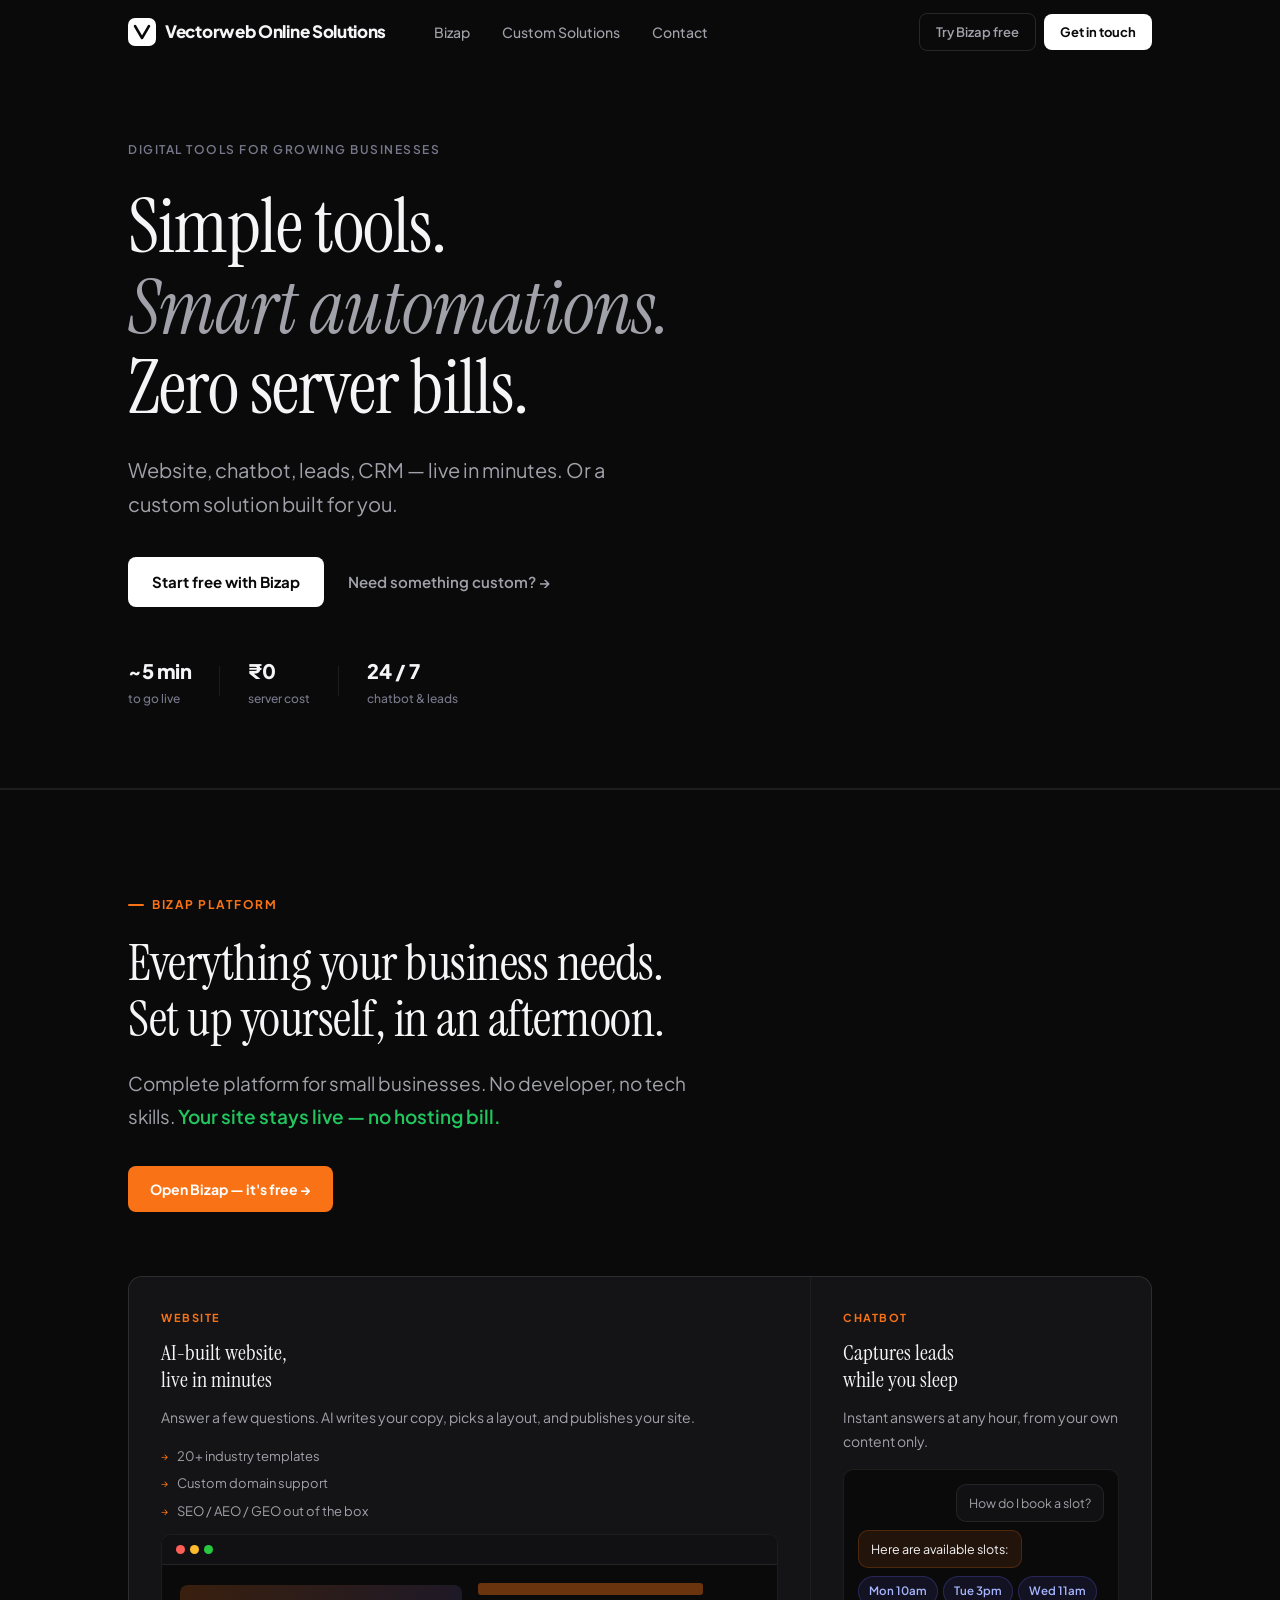
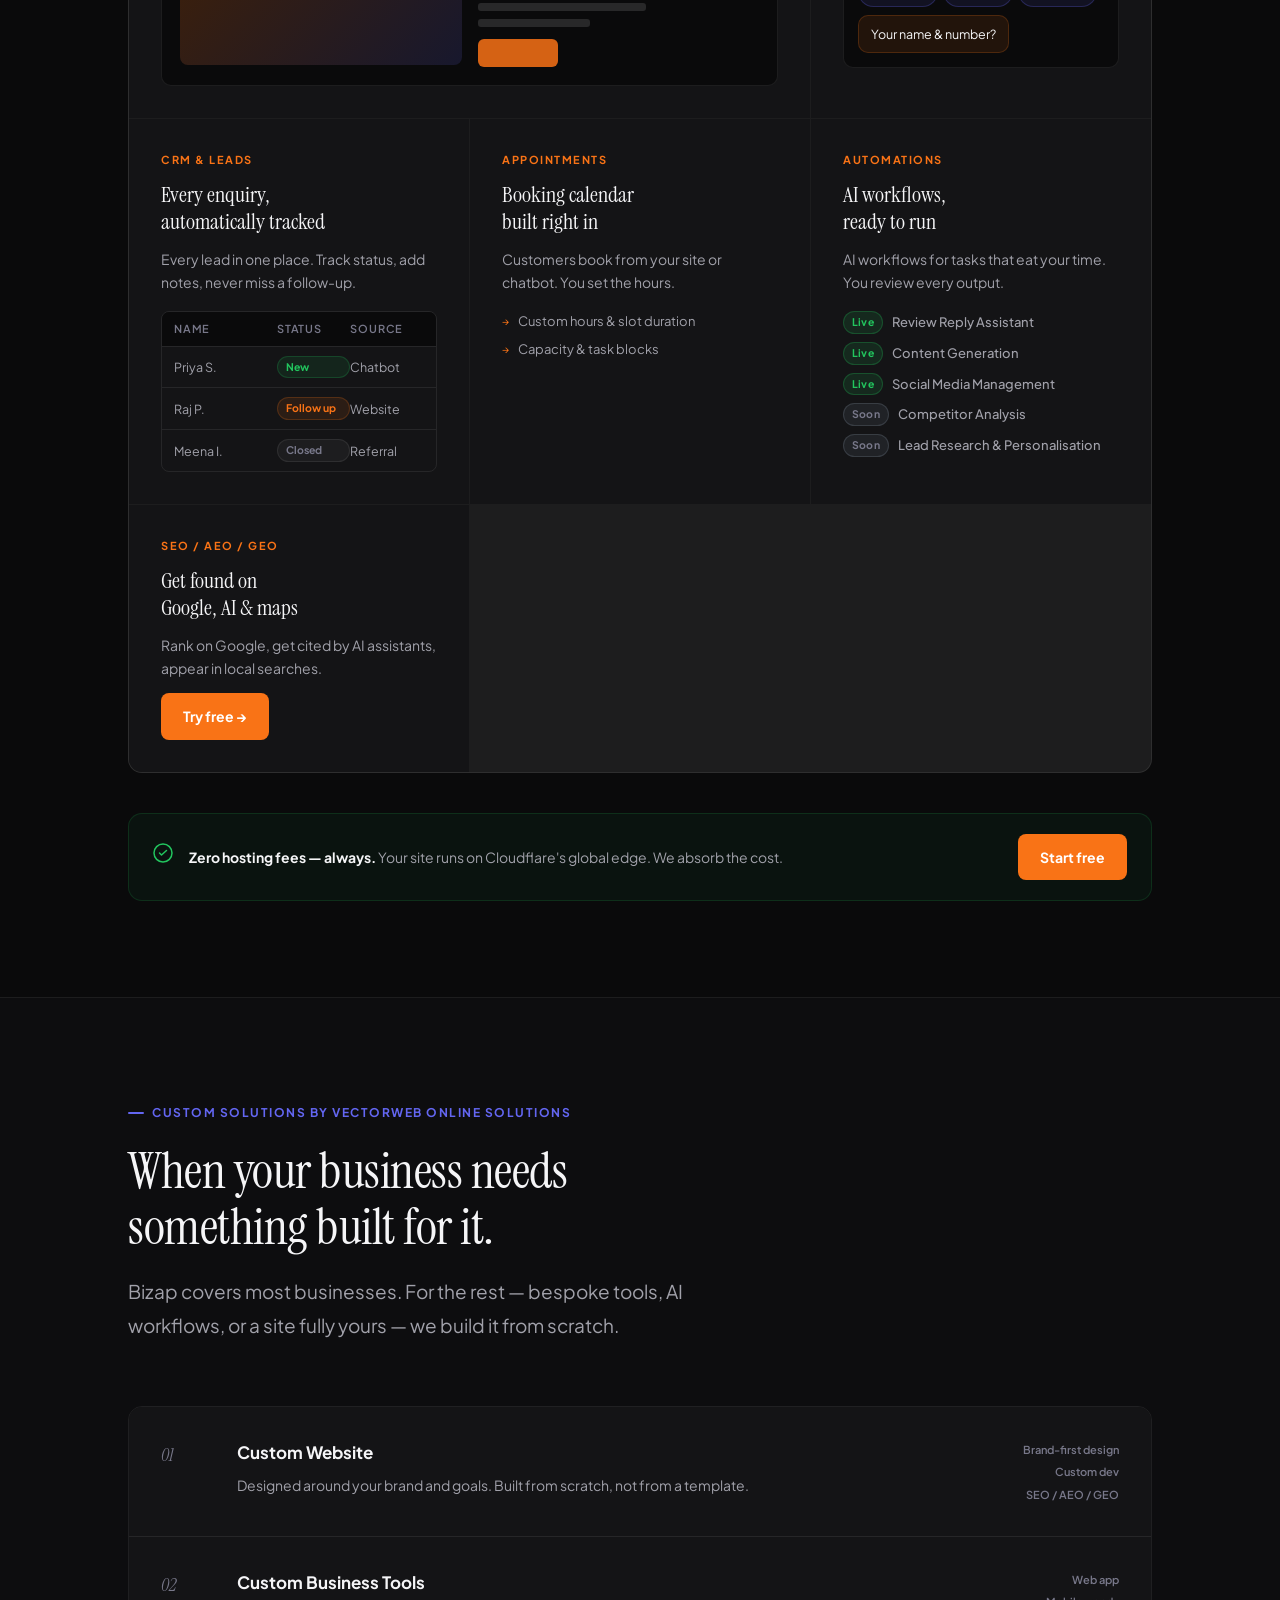
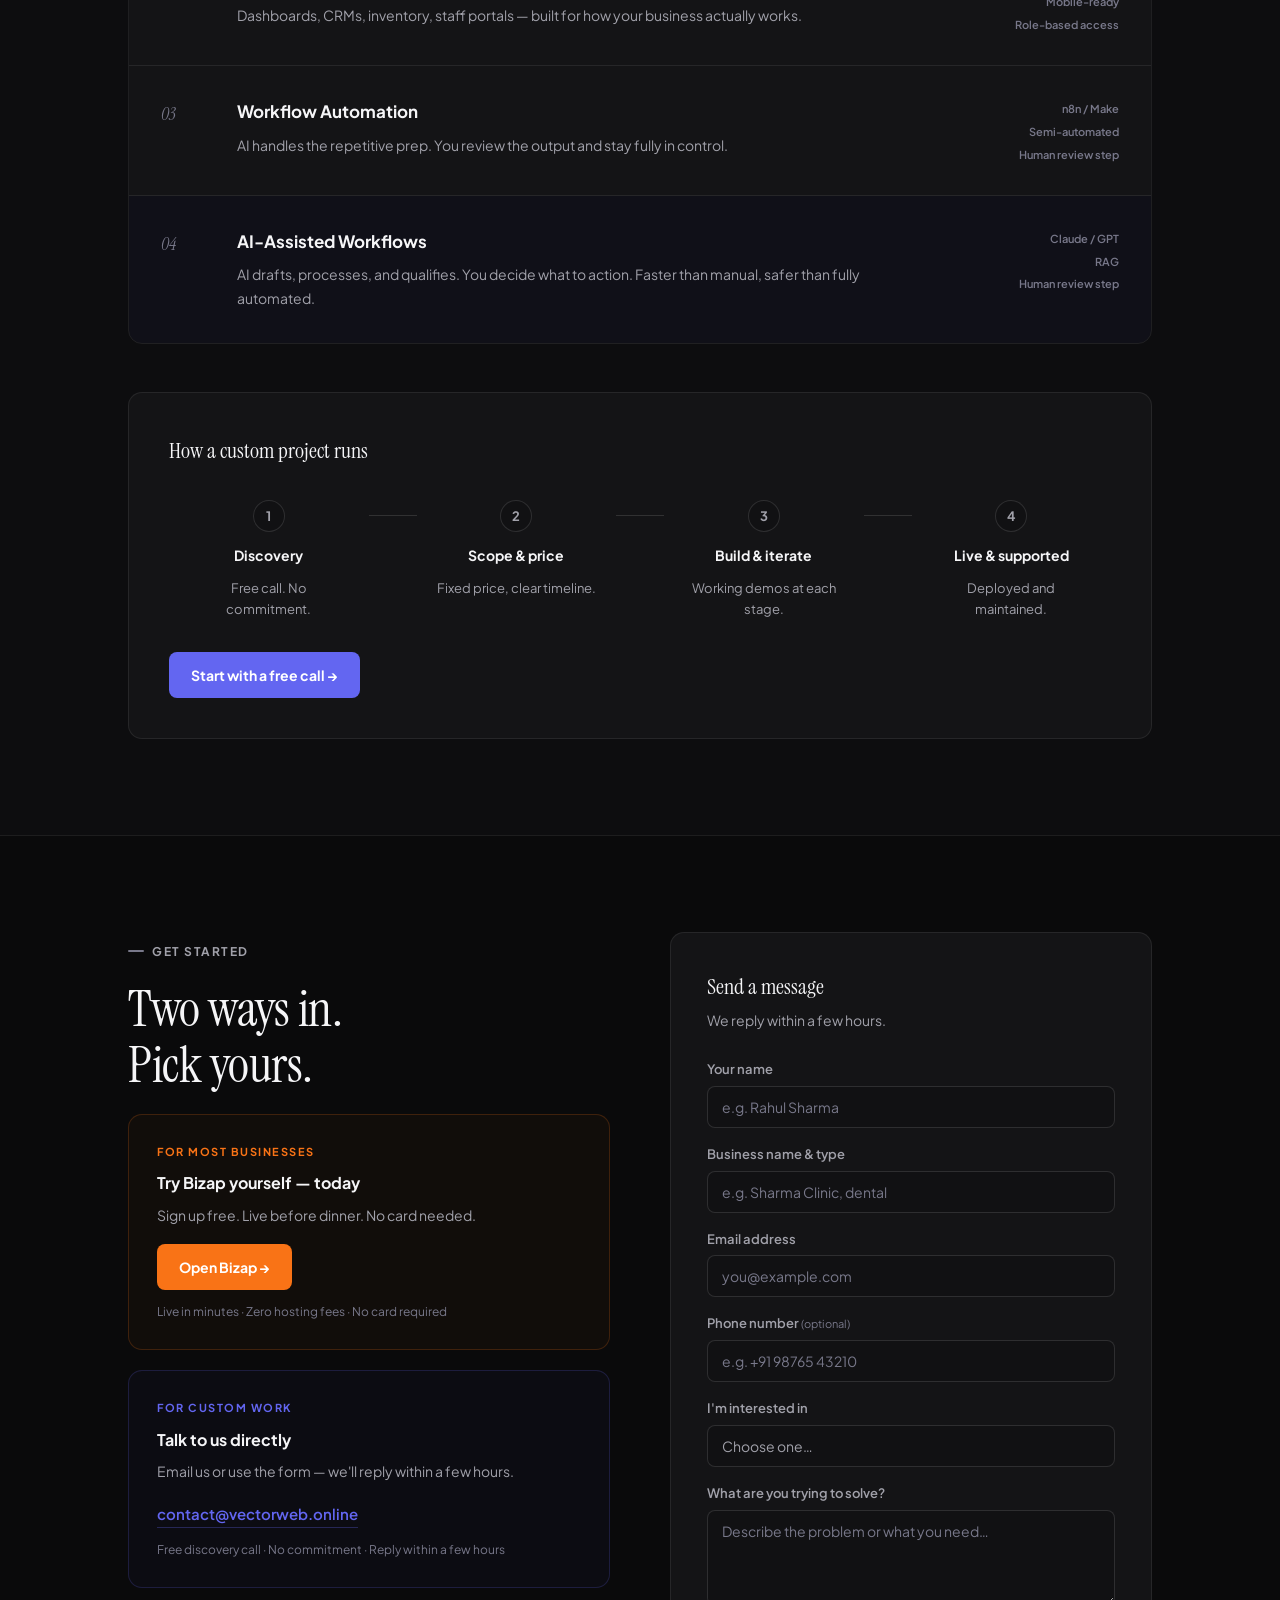
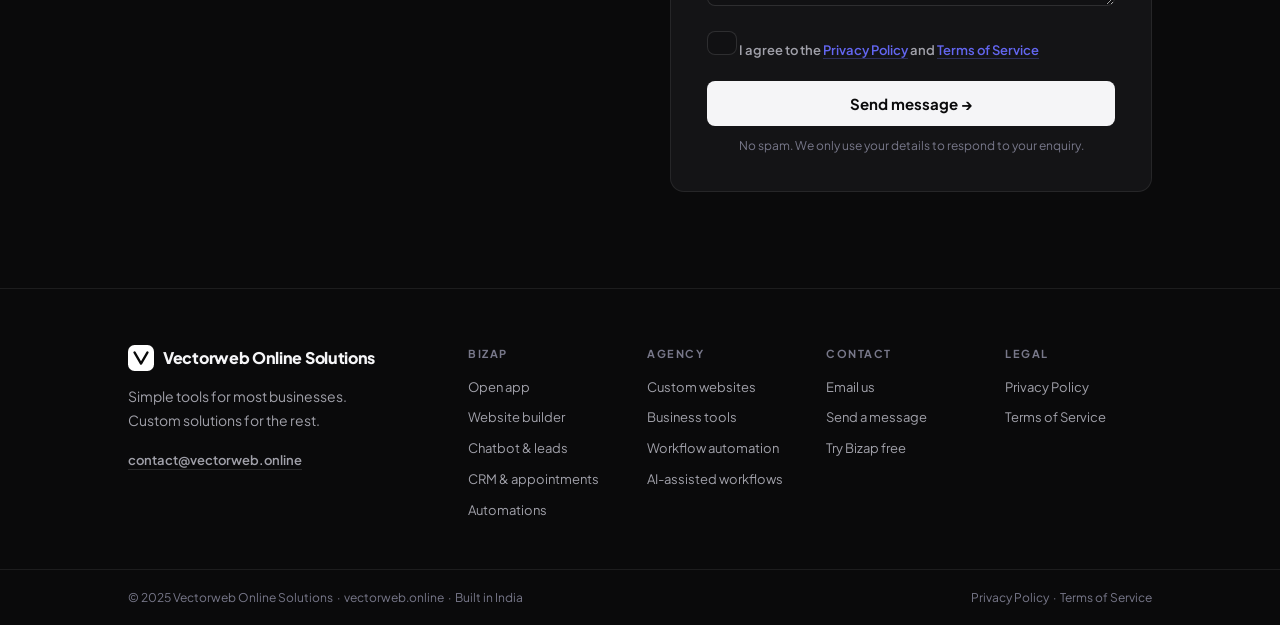
<file: index.html>
<!DOCTYPE html>
<html lang="en">
<head>
  <meta charset="UTF-8" />
  <meta name="viewport" content="width=device-width, initial-scale=1.0" />
  <title>Vectorweb Online Solutions — Business Tools & Custom Digital Solutions</title>
  <meta name="description" content="Two ways to grow your business online. Bizap: website, chatbot, leads, CRM, automations — live in minutes. Or a custom solution built by Vectorweb Online Solutions." />
  <link rel="preconnect" href="https://fonts.googleapis.com" />
  <link rel="preconnect" href="https://fonts.gstatic.com" crossorigin />
  <link href="https://fonts.googleapis.com/css2?family=Instrument+Serif:ital@0;1&family=Plus+Jakarta+Sans:wght@400;500;600;700;800&display=swap" rel="stylesheet" />
  <link rel="stylesheet" href="styles.css" />
</head>
<body>

  <!-- NAV -->
  <nav class="nav" id="nav">
    <div class="nav-inner">
      <a href="#" class="logo">
        <svg class="logo-icon" width="28" height="28" viewBox="0 0 28 28" fill="none">
          <rect width="28" height="28" rx="7" fill="#fff"/>
          <path d="M7 8L14 20L21 8" stroke="#090909" stroke-width="2.5" stroke-linecap="round" stroke-linejoin="round"/>
        </svg>
        <span>Vectorweb Online Solutions</span>
      </a>
      <ul class="nav-links">
        <li><a href="#bizap">Bizap</a></li>
        <li><a href="#agency">Custom Solutions</a></li>
        <li><a href="#contact">Contact</a></li>
      </ul>
      <div class="nav-ctas">
        <a href="https://app.bizap.org" target="_blank" rel="noopener" class="btn-nav-ghost">Try Bizap free</a>
        <a href="#contact" class="btn-nav-solid">Get in touch</a>
      </div>
    </div>
  </nav>

  <!-- HERO -->
  <section class="hero">
    <div class="container">
      <div class="hero-inner">
        <div class="hero-eyebrow">Digital tools for growing businesses</div>
        <h1 class="hero-h1">
          Simple tools.<br />
          <em>Smart automations.</em><br />
          Zero server bills.
        </h1>
        <p class="hero-p">
          Website, chatbot, leads, CRM — live in minutes. Or a custom solution built for you.
        </p>
        <div class="hero-actions">
          <a href="https://app.bizap.org" target="_blank" rel="noopener" class="btn-primary">Start free with Bizap</a>
          <a href="#agency" class="btn-text">Need something custom? →</a>
        </div>
        <div class="hero-proof">
          <div class="proof-item">
            <span class="proof-val">~5 min</span>
            <span class="proof-label">to go live</span>
          </div>
          <div class="proof-sep"></div>
          <div class="proof-item">
            <span class="proof-val">₹0</span>
            <span class="proof-label">server cost</span>
          </div>
          <div class="proof-sep"></div>
          <div class="proof-item">
            <span class="proof-val">24 / 7</span>
            <span class="proof-label">chatbot & leads</span>
          </div>
        </div>
      </div>
    </div>
  </section>

  <!-- DIVIDER -->
  <div class="section-rule"></div>

  <!-- ═══════════════════════════════════════
       BIZAP PLATFORM
  ═══════════════════════════════════════ -->
  <section class="section" id="bizap">
    <div class="container">

      <div class="section-intro">
        <div class="eyebrow eyebrow-orange">Bizap Platform</div>
        <h2 class="h2">Everything your business needs.<br />Set up yourself, in an afternoon.</h2>
        <p class="lead">
          Complete platform for small businesses. No developer, no tech skills.
          <strong class="highlight-green">Your site stays live — no hosting bill.</strong>
        </p>
        <a href="https://app.bizap.org" target="_blank" rel="noopener" class="btn-orange">Open Bizap — it's free →</a>
      </div>

      <!-- FEATURES GRID -->
      <div class="features-grid">

        <div class="feat-card feat-large">
          <div class="feat-label">Website</div>
          <h3>AI-built website,<br />live in minutes</h3>
          <p>Answer a few questions. AI writes your copy, picks a layout, and publishes your site.</p>
          <ul class="feat-list">
            <li>20+ industry templates</li>
            <li>Custom domain support</li>
            <li>SEO / AEO / GEO out of the box</li>
          </ul>
          <div class="feat-mockup feat-mockup-site">
            <div class="fm-bar"><span></span><span></span><span></span></div>
            <div class="fm-body">
              <div class="fm-hero-block"></div>
              <div class="fm-lines">
                <div class="fm-line w80 orange"></div>
                <div class="fm-line w60"></div>
                <div class="fm-line w40"></div>
                <div class="fm-btn"></div>
              </div>
            </div>
          </div>
        </div>

        <div class="feat-card">
          <div class="feat-label">Chatbot</div>
          <h3>Captures leads<br />while you sleep</h3>
          <p>Instant answers at any hour, from your own content only.</p>
          <div class="feat-chat">
            <div class="fc-msg fc-user">How do I book a slot?</div>
            <div class="fc-msg fc-bot">Here are available slots:</div>
            <div class="fc-chips">
              <span>Mon 10am</span>
              <span>Tue 3pm</span>
              <span>Wed 11am</span>
            </div>
            <div class="fc-msg fc-bot">Your name & number?</div>
          </div>
        </div>

        <div class="feat-card">
          <div class="feat-label">CRM & Leads</div>
          <h3>Every enquiry,<br />automatically tracked</h3>
          <p>Every lead in one place. Track status, add notes, never miss a follow-up.</p>
          <div class="feat-crm">
            <div class="fcrm-head"><span>Name</span><span>Status</span><span>Source</span></div>
            <div class="fcrm-row"><span>Priya S.</span><span class="st st-new">New</span><span>Chatbot</span></div>
            <div class="fcrm-row"><span>Raj P.</span><span class="st st-follow">Follow up</span><span>Website</span></div>
            <div class="fcrm-row"><span>Meena I.</span><span class="st st-done">Closed</span><span>Referral</span></div>
          </div>
        </div>

        <div class="feat-card">
          <div class="feat-label">Appointments</div>
          <h3>Booking calendar<br />built right in</h3>
          <p>Customers book from your site or chatbot. You set the hours.</p>
          <ul class="feat-list">
            <li>Custom hours & slot duration</li>
            <li>Capacity & task blocks</li>
          </ul>
        </div>

        <div class="feat-card">
          <div class="feat-label">Automations</div>
          <h3>AI workflows,<br />ready to run</h3>
          <p>AI workflows for tasks that eat your time. You review every output.</p>
          <ul class="feat-automation-list">
            <li><span class="fa-badge fa-live">Live</span> Review Reply Assistant</li>
            <li><span class="fa-badge fa-live">Live</span> Content Generation</li>
            <li><span class="fa-badge fa-live">Live</span> Social Media Management</li>
            <li><span class="fa-badge fa-soon">Soon</span> Competitor Analysis</li>
            <li><span class="fa-badge fa-soon">Soon</span> Lead Research &amp; Personalisation</li>
          </ul>
        </div>

        <div class="feat-card feat-card-cta">
          <div class="feat-label">SEO / AEO / GEO</div>
          <h3>Get found on<br />Google, AI & maps</h3>
          <p>Rank on Google, get cited by AI assistants, appear in local searches.</p>
          <a href="https://app.bizap.org" target="_blank" rel="noopener" class="btn-orange" style="margin-top:auto;">Try free →</a>
        </div>

      </div>

      <!-- NO HOSTING BANNER -->
      <div class="no-hosting-banner">
        <div class="nhb-icon">
          <svg width="20" height="20" viewBox="0 0 20 20" fill="none">
            <circle cx="10" cy="10" r="9" stroke="#22c55e" stroke-width="1.5"/>
            <path d="M6.5 10L8.5 12L13.5 7.5" stroke="#22c55e" stroke-width="1.5" stroke-linecap="round" stroke-linejoin="round"/>
          </svg>
        </div>
        <div class="nhb-text">
          <strong>Zero hosting fees — always.</strong>
          Your site runs on Cloudflare's global edge. We absorb the cost.
        </div>
        <a href="https://app.bizap.org" target="_blank" rel="noopener" class="btn-orange">Start free</a>
      </div>

    </div>
  </section>

  <div class="section-rule"></div>

  <!-- ═══════════════════════════════════════
       CUSTOM SOLUTIONS
  ═══════════════════════════════════════ -->
  <section class="section section-dark" id="agency">
    <div class="container">

      <div class="section-intro">
        <div class="eyebrow eyebrow-indigo">Custom Solutions by Vectorweb Online Solutions</div>
        <h2 class="h2">When your business needs<br />something built for it.</h2>
        <p class="lead">
          Bizap covers most businesses. For the rest — bespoke tools, AI workflows, or a site fully yours — we build it from scratch.
        </p>
      </div>

      <div class="services-list">

        <div class="service-row">
          <div class="sr-num">01</div>
          <div class="sr-content">
            <h3>Custom Website</h3>
            <p>Designed around your brand and goals. Built from scratch, not from a template.</p>
          </div>
          <div class="sr-tags">
            <span>Brand-first design</span>
            <span>Custom dev</span>
            <span>SEO / AEO / GEO</span>
          </div>
        </div>

        <div class="service-row">
          <div class="sr-num">02</div>
          <div class="sr-content">
            <h3>Custom Business Tools</h3>
            <p>Dashboards, CRMs, inventory, staff portals — built for how your business actually works.</p>
          </div>
          <div class="sr-tags">
            <span>Web app</span>
            <span>Mobile-ready</span>
            <span>Role-based access</span>
          </div>
        </div>

        <div class="service-row">
          <div class="sr-num">03</div>
          <div class="sr-content">
            <h3>Workflow Automation</h3>
            <p>AI handles the repetitive prep. You review the output and stay fully in control.</p>
          </div>
          <div class="sr-tags">
            <span>n8n / Make</span>
            <span>Semi-automated</span>
            <span>Human review step</span>
          </div>
        </div>

        <div class="service-row sr-highlight">
          <div class="sr-num">04</div>
          <div class="sr-content">
            <h3>AI-Assisted Workflows</h3>
            <p>AI drafts, processes, and qualifies. You decide what to action. Faster than manual, safer than fully automated.</p>
          </div>
          <div class="sr-tags">
            <span>Claude / GPT</span>
            <span>RAG</span>
            <span>Human review step</span>
          </div>
        </div>

      </div>

      <!-- HOW IT WORKS -->
      <div class="how-it-works">
        <h3 class="hiw-title">How a custom project runs</h3>
        <div class="hiw-steps">
          <div class="hiw-step">
            <div class="hiw-n">1</div>
            <strong>Discovery</strong>
            <p>Free call. No commitment.</p>
          </div>
          <div class="hiw-connector"></div>
          <div class="hiw-step">
            <div class="hiw-n">2</div>
            <strong>Scope & price</strong>
            <p>Fixed price, clear timeline.</p>
          </div>
          <div class="hiw-connector"></div>
          <div class="hiw-step">
            <div class="hiw-n">3</div>
            <strong>Build & iterate</strong>
            <p>Working demos at each stage.</p>
          </div>
          <div class="hiw-connector"></div>
          <div class="hiw-step">
            <div class="hiw-n">4</div>
            <strong>Live & supported</strong>
            <p>Deployed and maintained.</p>
          </div>
        </div>
        <a href="#contact" class="btn-indigo">Start with a free call →</a>
      </div>

    </div>
  </section>

  <div class="section-rule"></div>

  <!-- ═══════════════════════════════════════
       CONTACT
  ═══════════════════════════════════════ -->
  <section class="section" id="contact">
    <div class="container">
      <div class="contact-grid">

        <div class="contact-left">
          <div class="eyebrow eyebrow-default">Get started</div>
          <h2 class="h2">Two ways in.<br />Pick yours.</h2>

          <div class="cta-block cta-bizap">
            <div class="ctab-label">For most businesses</div>
            <h4>Try Bizap yourself — today</h4>
            <p>Sign up free. Live before dinner. No card needed.</p>
            <a href="https://app.bizap.org" target="_blank" rel="noopener" class="btn-orange">Open Bizap →</a>
            <span class="ctab-note">Live in minutes · Zero hosting fees · No card required</span>
          </div>

          <div class="cta-block cta-agency">
            <div class="ctab-label">For custom work</div>
            <h4>Talk to us directly</h4>
            <p>Email us or use the form — we'll reply within a few hours.</p>
            <a href="mailto:contact@vectorweb.online" class="contact-email-link">contact@vectorweb.online</a>
            <span class="ctab-note">Free discovery call · No commitment · Reply within a few hours</span>
          </div>
        </div>

        <form class="contact-form" id="contactForm" name="contact" data-netlify="true" netlify-honeypot="bot-field">
          <input type="hidden" name="form-name" value="contact" />
          <p style="display:none;"><input name="bot-field" /></p>

          <h3>Send a message</h3>
          <p class="form-sub">We reply within a few hours.</p>

          <div class="field">
            <label>Your name</label>
            <input type="text" name="name" placeholder="e.g. Rahul Sharma" required />
          </div>
          <div class="field">
            <label>Business name & type</label>
            <input type="text" name="business" placeholder="e.g. Sharma Clinic, dental" />
          </div>
          <div class="field">
            <label>Email address</label>
            <input type="email" name="email" placeholder="you@example.com" required />
          </div>
          <div class="field">
            <label>Phone number <span class="field-optional">(optional)</span></label>
            <input type="tel" name="phone" placeholder="e.g. +91 98765 43210" />
          </div>
          <div class="field">
            <label>I'm interested in</label>
            <select name="interest">
              <option value="" disabled selected>Choose one…</option>
              <option>Bizap — the self-serve platform</option>
              <option>Custom website</option>
              <option>Custom business tool or dashboard</option>
              <option>Workflow automation</option>
              <option>AI-assisted workflow or semi-automation</option>
              <option>Not sure — let's talk</option>
            </select>
          </div>
          <div class="field">
            <label>What are you trying to solve?</label>
            <textarea name="message" rows="4" placeholder="Describe the problem or what you need…"></textarea>
          </div>
          <div class="field field-consent">
            <label class="consent-label">
              <input type="checkbox" name="consent" required />
              <span>I agree to the <a href="privacy-policy.html" target="_blank" class="form-link">Privacy Policy</a> and <a href="tos.html" target="_blank" class="form-link">Terms of Service</a></span>
            </label>
          </div>
          <button type="submit" class="btn-submit">Send message →</button>
          <p class="form-note">No spam. We only use your details to respond to your enquiry.</p>
        </form>

      </div>
    </div>
  </section>

  <!-- FOOTER -->
  <footer class="footer">
    <div class="container footer-inner">
      <div class="footer-left">
        <a href="#" class="logo footer-logo">
          <svg class="logo-icon" width="26" height="26" viewBox="0 0 28 28" fill="none">
            <rect width="28" height="28" rx="7" fill="#fff"/>
            <path d="M7 8L14 20L21 8" stroke="#090909" stroke-width="2.5" stroke-linecap="round" stroke-linejoin="round"/>
          </svg>
          <span>Vectorweb Online Solutions</span>
        </a>
        <p>Simple tools for most businesses.<br />Custom solutions for the rest.</p>
        <a href="mailto:contact@vectorweb.online" class="footer-email">contact@vectorweb.online</a>
      </div>
      <nav class="footer-nav">
        <div class="fn-col">
          <span>Bizap</span>
          <a href="https://app.bizap.org" target="_blank" rel="noopener">Open app</a>
          <a href="#bizap">Website builder</a>
          <a href="#bizap">Chatbot & leads</a>
          <a href="#bizap">CRM & appointments</a>
          <a href="#bizap">Automations</a>
        </div>
        <div class="fn-col">
          <span>Agency</span>
          <a href="#agency">Custom websites</a>
          <a href="#agency">Business tools</a>
          <a href="#agency">Workflow automation</a>
          <a href="#agency">AI-assisted workflows</a>
        </div>
        <div class="fn-col">
          <span>Contact</span>
          <a href="mailto:contact@vectorweb.online">Email us</a>
          <a href="#contact">Send a message</a>
          <a href="https://app.bizap.org" target="_blank" rel="noopener">Try Bizap free</a>
        </div>
        <div class="fn-col">
          <span>Legal</span>
          <a href="privacy-policy.html">Privacy Policy</a>
          <a href="tos.html">Terms of Service</a>
        </div>
      </nav>
    </div>
    <div class="footer-bottom">
      <div class="container">
        <span>© 2025 Vectorweb Online Solutions &nbsp;·&nbsp; vectorweb.online &nbsp;·&nbsp; Built in India</span>
        <span><a href="privacy-policy.html" class="footer-legal-link">Privacy Policy</a> &nbsp;·&nbsp; <a href="tos.html" class="footer-legal-link">Terms of Service</a></span>
      </div>
    </div>
  </footer>

  <script src="main.js"></script>
</body>
</html>
</file>
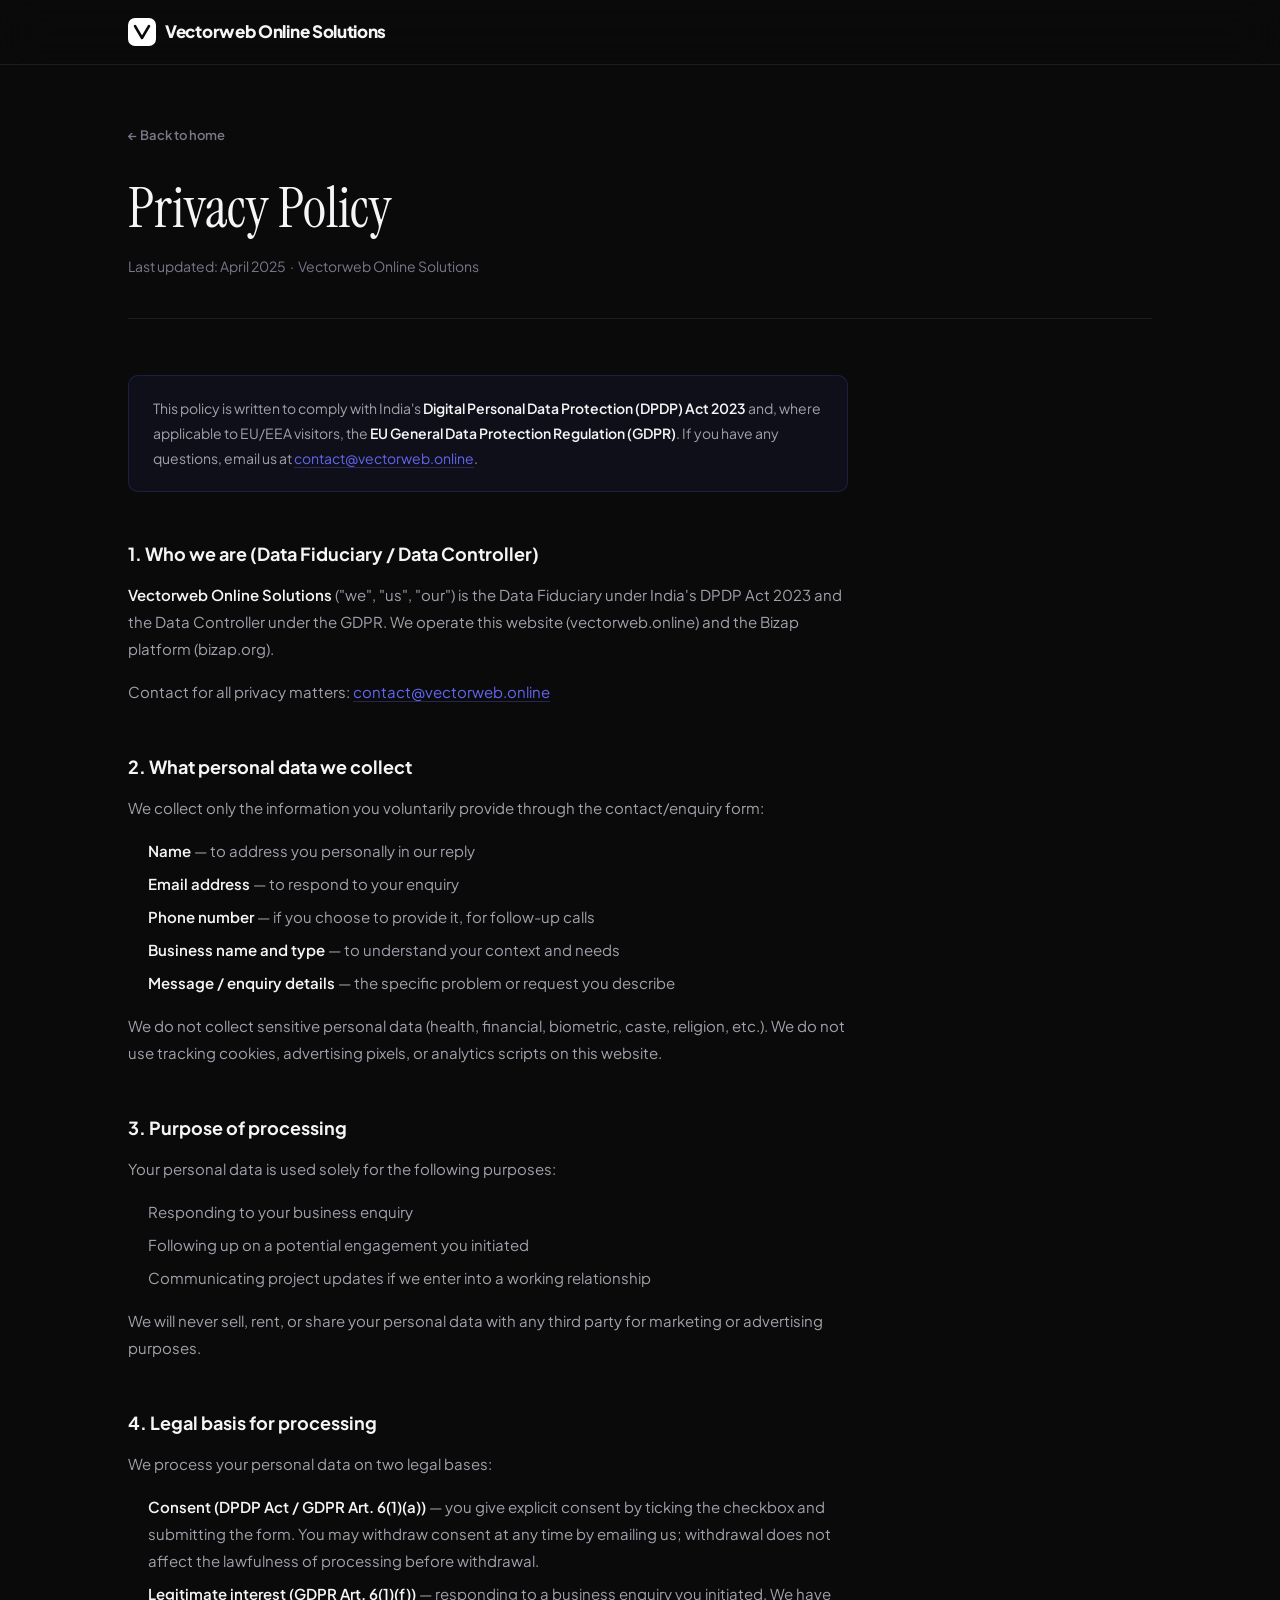
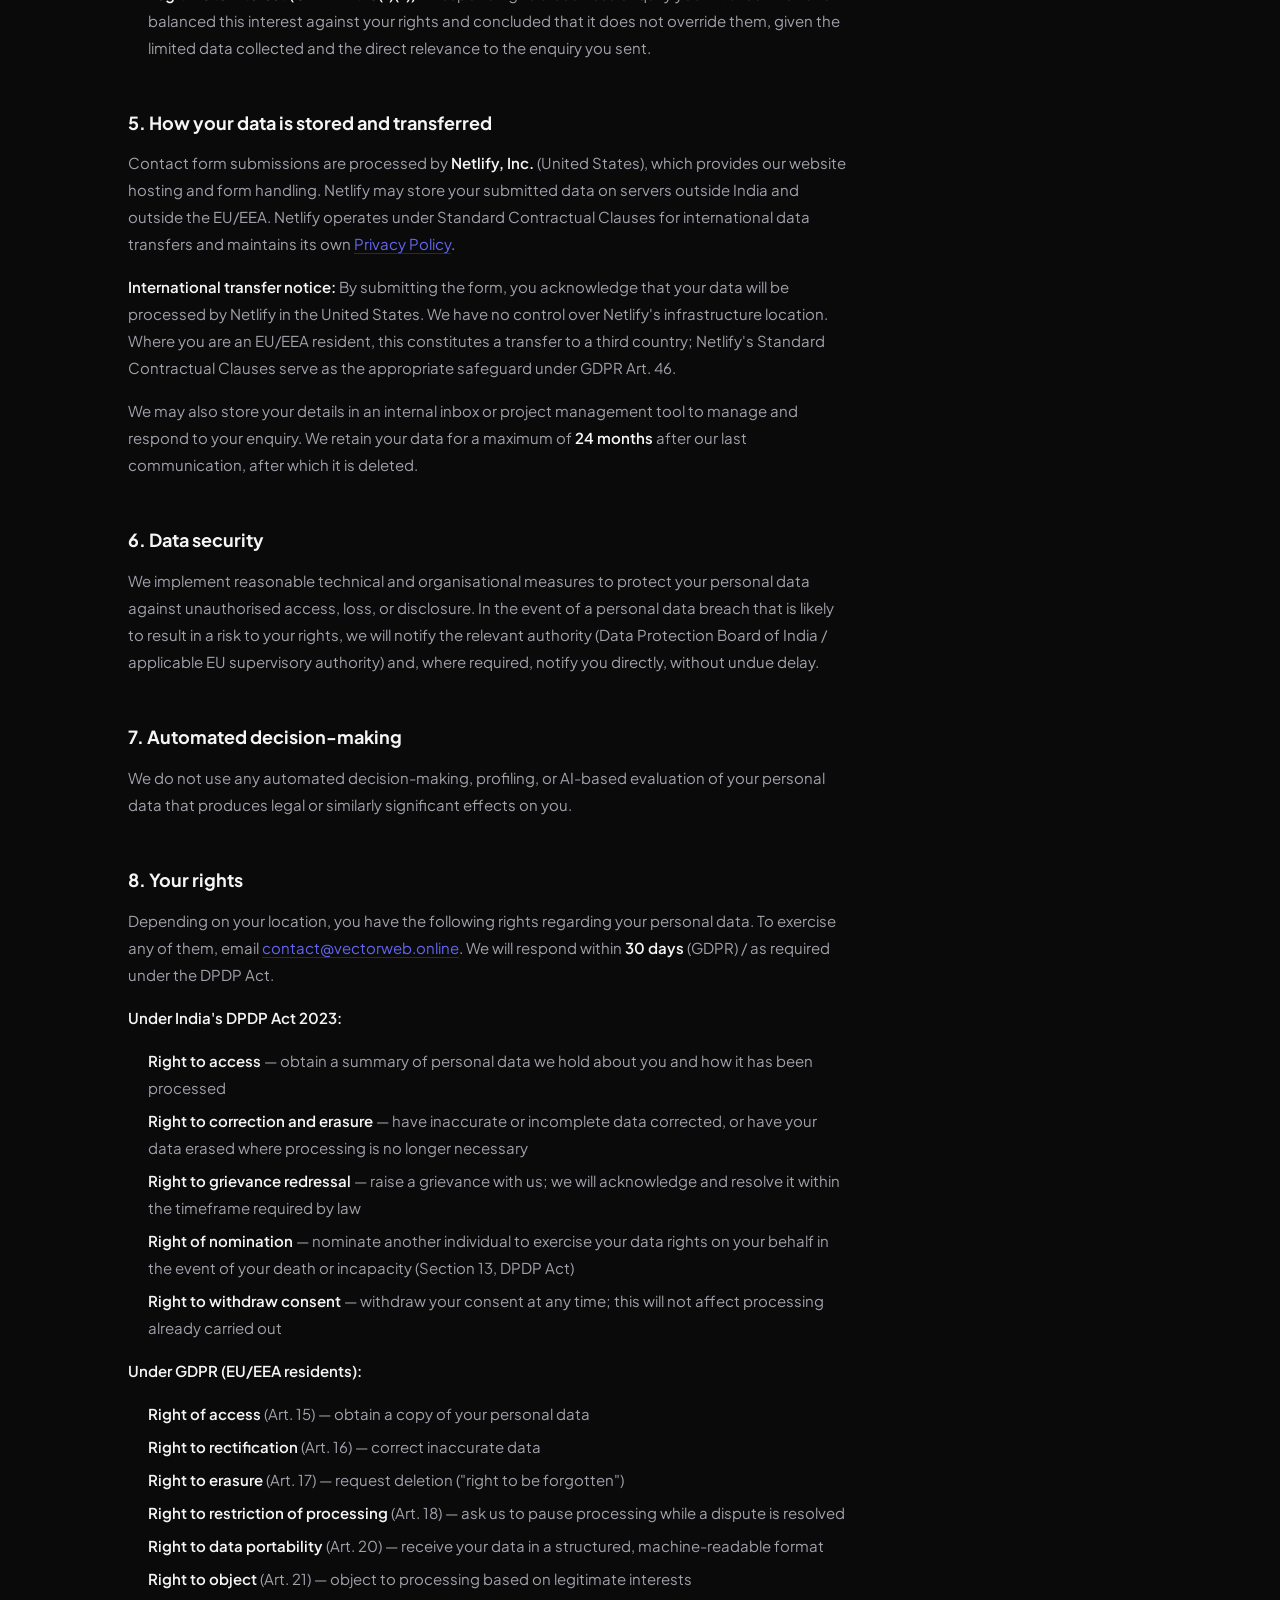
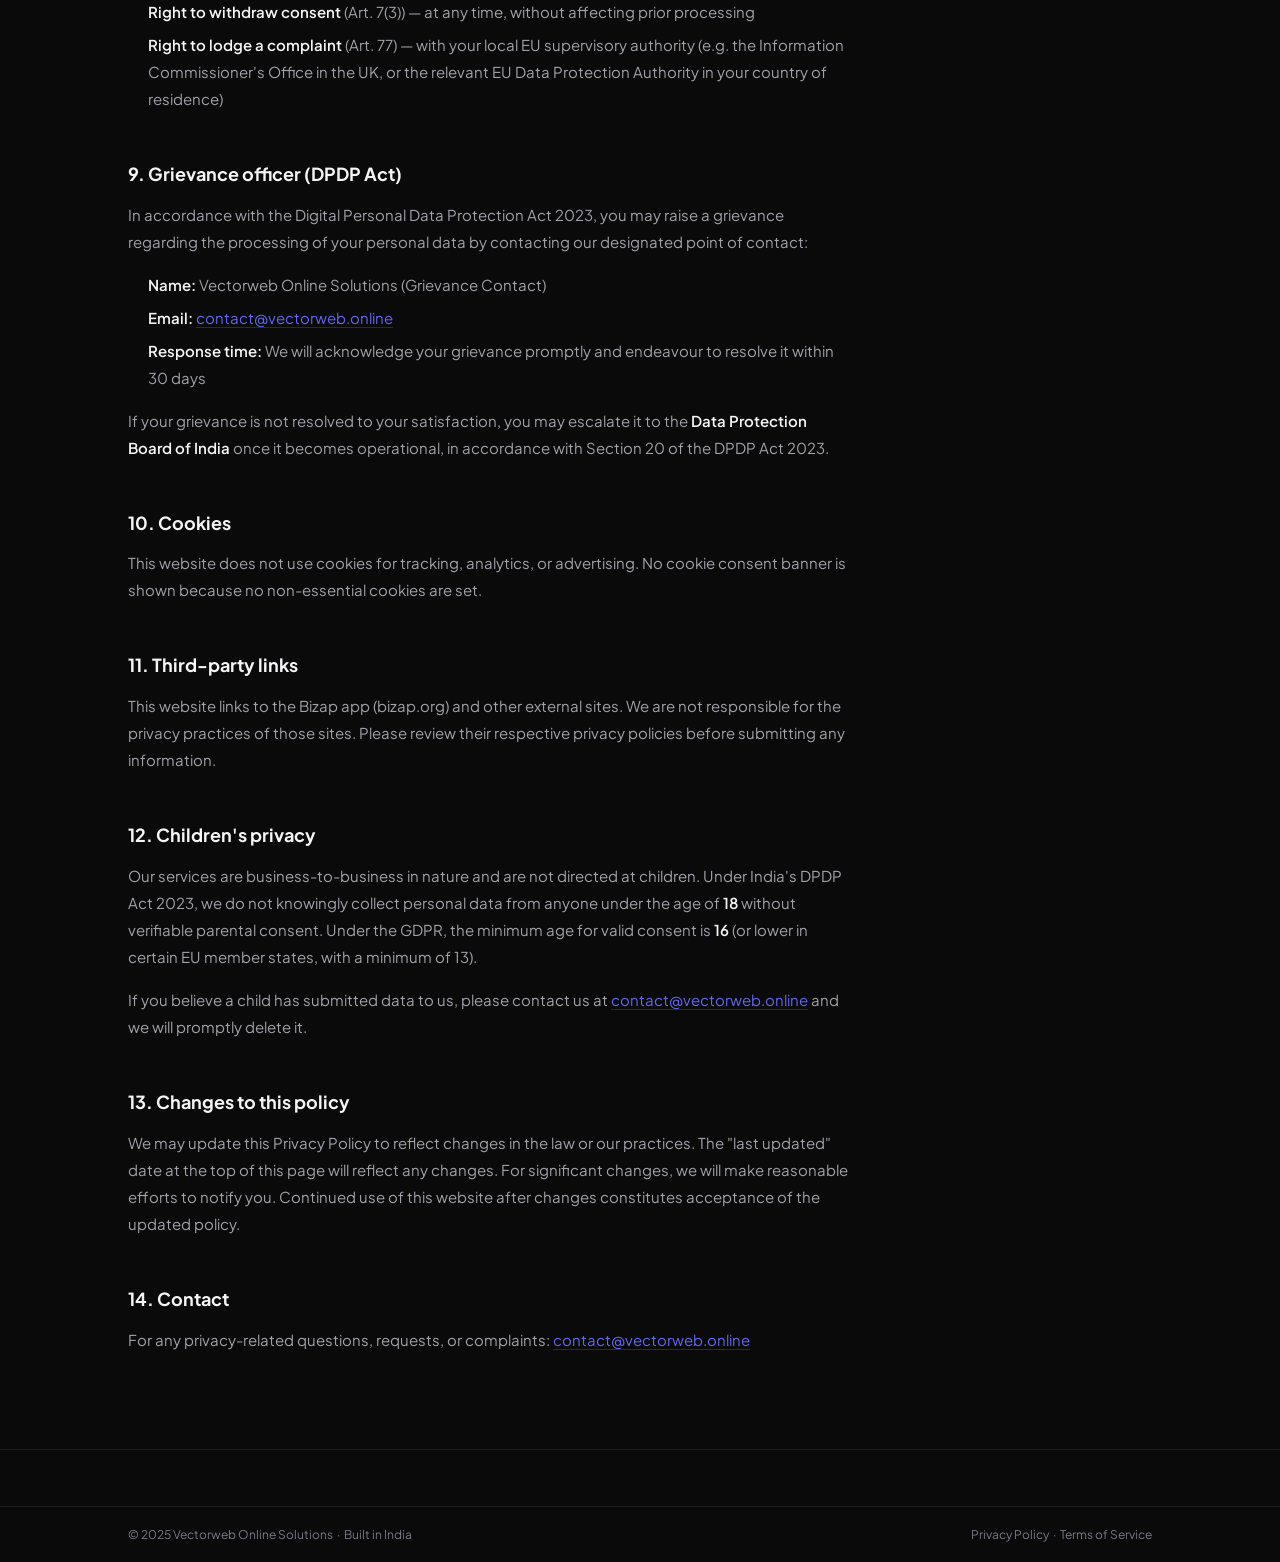
<file: privacy-policy.html>
<!DOCTYPE html>
<html lang="en">
<head>
  <meta charset="UTF-8" />
  <meta name="viewport" content="width=device-width, initial-scale=1.0" />
  <title>Privacy Policy — Vectorweb Online Solutions</title>
  <meta name="description" content="Privacy Policy for Vectorweb Online Solutions and Bizap." />
  <link rel="preconnect" href="https://fonts.googleapis.com" />
  <link rel="preconnect" href="https://fonts.gstatic.com" crossorigin />
  <link href="https://fonts.googleapis.com/css2?family=Instrument+Serif:ital@0;1&family=Plus+Jakarta+Sans:wght@400;500;600;700;800&display=swap" rel="stylesheet" />
  <link rel="stylesheet" href="styles.css" />
  <style>
    .legal-page { padding: 120px 0 80px; }
    .legal-header { margin-bottom: 56px; border-bottom: 1px solid var(--line); padding-bottom: 40px; }
    .legal-header .back-link {
      display: inline-flex; align-items: center; gap: 6px;
      font-size: 13px; font-weight: 600; color: var(--ink-3);
      margin-bottom: 32px; transition: color 0.15s;
    }
    .legal-header .back-link:hover { color: var(--ink-2); }
    .legal-header h1 {
      font-family: var(--serif); font-size: clamp(36px, 5vw, 56px);
      font-weight: 400; line-height: 1.1; color: var(--ink); margin-bottom: 16px;
    }
    .legal-header .legal-meta { font-size: 14px; color: var(--ink-3); }
    .legal-body { max-width: 720px; }
    .legal-body h2 {
      font-size: 18px; font-weight: 700; color: var(--ink);
      margin: 48px 0 12px;
    }
    .legal-body h2:first-child { margin-top: 0; }
    .legal-body p { font-size: 15px; color: var(--ink-2); line-height: 1.8; margin-bottom: 16px; }
    .legal-body ul { padding-left: 20px; margin-bottom: 16px; }
    .legal-body ul li { font-size: 15px; color: var(--ink-2); line-height: 1.8; margin-bottom: 6px; }
    .legal-body a { color: var(--indigo); border-bottom: 1px solid rgba(99,102,241,0.3); transition: color 0.15s; }
    .legal-body a:hover { color: #818cf8; }
    .legal-body strong { color: var(--ink); font-weight: 600; }
    .legal-notice-box {
      background: rgba(99,102,241,0.06); border: 1px solid rgba(99,102,241,0.18);
      border-radius: 10px; padding: 20px 24px; margin-bottom: 40px;
    }
    .legal-notice-box p { margin-bottom: 0; font-size: 14px; }
  </style>
</head>
<body>

  <nav class="nav scrolled" id="nav">
    <div class="nav-inner">
      <a href="index.html" class="logo">
        <svg class="logo-icon" width="28" height="28" viewBox="0 0 28 28" fill="none">
          <rect width="28" height="28" rx="7" fill="#fff"/>
          <path d="M7 8L14 20L21 8" stroke="#090909" stroke-width="2.5" stroke-linecap="round" stroke-linejoin="round"/>
        </svg>
        <span>Vectorweb Online Solutions</span>
      </a>
    </div>
  </nav>

  <main class="legal-page">
    <div class="container">

      <div class="legal-header">
        <a href="index.html" class="back-link">← Back to home</a>
        <h1>Privacy Policy</h1>
        <p class="legal-meta">Last updated: April 2025 &nbsp;·&nbsp; Vectorweb Online Solutions</p>
      </div>

      <div class="legal-body">

        <div class="legal-notice-box">
          <p>
            This policy is written to comply with India's <strong>Digital Personal Data Protection (DPDP) Act 2023</strong>
            and, where applicable to EU/EEA visitors, the <strong>EU General Data Protection Regulation (GDPR)</strong>.
            If you have any questions, email us at <a href="mailto:contact@vectorweb.online">contact@vectorweb.online</a>.
          </p>
        </div>

        <h2>1. Who we are (Data Fiduciary / Data Controller)</h2>
        <p>
          <strong>Vectorweb Online Solutions</strong> ("we", "us", "our") is the Data Fiduciary under India's DPDP Act 2023
          and the Data Controller under the GDPR. We operate this website (vectorweb.online) and the Bizap
          platform (bizap.org).
        </p>
        <p>
          Contact for all privacy matters: <a href="mailto:contact@vectorweb.online">contact@vectorweb.online</a>
        </p>

        <h2>2. What personal data we collect</h2>
        <p>We collect only the information you voluntarily provide through the contact/enquiry form:</p>
        <ul>
          <li><strong>Name</strong> — to address you personally in our reply</li>
          <li><strong>Email address</strong> — to respond to your enquiry</li>
          <li><strong>Phone number</strong> — if you choose to provide it, for follow-up calls</li>
          <li><strong>Business name and type</strong> — to understand your context and needs</li>
          <li><strong>Message / enquiry details</strong> — the specific problem or request you describe</li>
        </ul>
        <p>
          We do not collect sensitive personal data (health, financial, biometric, caste, religion, etc.).
          We do not use tracking cookies, advertising pixels, or analytics scripts on this website.
        </p>

        <h2>3. Purpose of processing</h2>
        <p>Your personal data is used solely for the following purposes:</p>
        <ul>
          <li>Responding to your business enquiry</li>
          <li>Following up on a potential engagement you initiated</li>
          <li>Communicating project updates if we enter into a working relationship</li>
        </ul>
        <p>
          We will never sell, rent, or share your personal data with any third party for marketing or
          advertising purposes.
        </p>

        <h2>4. Legal basis for processing</h2>
        <p>We process your personal data on two legal bases:</p>
        <ul>
          <li>
            <strong>Consent (DPDP Act / GDPR Art. 6(1)(a))</strong> — you give explicit consent by
            ticking the checkbox and submitting the form. You may withdraw consent at any time by
            emailing us; withdrawal does not affect the lawfulness of processing before withdrawal.
          </li>
          <li>
            <strong>Legitimate interest (GDPR Art. 6(1)(f))</strong> — responding to a business
            enquiry you initiated. We have balanced this interest against your rights and concluded
            that it does not override them, given the limited data collected and the direct relevance
            to the enquiry you sent.
          </li>
        </ul>

        <h2>5. How your data is stored and transferred</h2>
        <p>
          Contact form submissions are processed by <strong>Netlify, Inc.</strong> (United States), which
          provides our website hosting and form handling. Netlify may store your submitted data on servers
          outside India and outside the EU/EEA. Netlify operates under Standard Contractual Clauses for
          international data transfers and maintains its own
          <a href="https://www.netlify.com/privacy/" target="_blank" rel="noopener">Privacy Policy</a>.
        </p>
        <p>
          <strong>International transfer notice:</strong> By submitting the form, you acknowledge that
          your data will be processed by Netlify in the United States. We have no control over Netlify's
          infrastructure location. Where you are an EU/EEA resident, this constitutes a transfer to a
          third country; Netlify's Standard Contractual Clauses serve as the appropriate safeguard under
          GDPR Art. 46.
        </p>
        <p>
          We may also store your details in an internal inbox or project management tool to manage
          and respond to your enquiry. We retain your data for a maximum of <strong>24 months</strong>
          after our last communication, after which it is deleted.
        </p>

        <h2>6. Data security</h2>
        <p>
          We implement reasonable technical and organisational measures to protect your personal data
          against unauthorised access, loss, or disclosure. In the event of a personal data breach
          that is likely to result in a risk to your rights, we will notify the relevant authority
          (Data Protection Board of India / applicable EU supervisory authority) and, where required,
          notify you directly, without undue delay.
        </p>

        <h2>7. Automated decision-making</h2>
        <p>
          We do not use any automated decision-making, profiling, or AI-based evaluation of your
          personal data that produces legal or similarly significant effects on you.
        </p>

        <h2>8. Your rights</h2>
        <p>
          Depending on your location, you have the following rights regarding your personal data.
          To exercise any of them, email <a href="mailto:contact@vectorweb.online">contact@vectorweb.online</a>.
          We will respond within <strong>30 days</strong> (GDPR) / as required under the DPDP Act.
        </p>

        <p><strong>Under India's DPDP Act 2023:</strong></p>
        <ul>
          <li><strong>Right to access</strong> — obtain a summary of personal data we hold about you and how it has been processed</li>
          <li><strong>Right to correction and erasure</strong> — have inaccurate or incomplete data corrected, or have your data erased where processing is no longer necessary</li>
          <li><strong>Right to grievance redressal</strong> — raise a grievance with us; we will acknowledge and resolve it within the timeframe required by law</li>
          <li><strong>Right of nomination</strong> — nominate another individual to exercise your data rights on your behalf in the event of your death or incapacity (Section 13, DPDP Act)</li>
          <li><strong>Right to withdraw consent</strong> — withdraw your consent at any time; this will not affect processing already carried out</li>
        </ul>

        <p><strong>Under GDPR (EU/EEA residents):</strong></p>
        <ul>
          <li><strong>Right of access</strong> (Art. 15) — obtain a copy of your personal data</li>
          <li><strong>Right to rectification</strong> (Art. 16) — correct inaccurate data</li>
          <li><strong>Right to erasure</strong> (Art. 17) — request deletion ("right to be forgotten")</li>
          <li><strong>Right to restriction of processing</strong> (Art. 18) — ask us to pause processing while a dispute is resolved</li>
          <li><strong>Right to data portability</strong> (Art. 20) — receive your data in a structured, machine-readable format</li>
          <li><strong>Right to object</strong> (Art. 21) — object to processing based on legitimate interests</li>
          <li><strong>Right to withdraw consent</strong> (Art. 7(3)) — at any time, without affecting prior processing</li>
          <li>
            <strong>Right to lodge a complaint</strong> (Art. 77) — with your local EU supervisory authority
            (e.g. the Information Commissioner's Office in the UK, or the relevant EU Data Protection Authority
            in your country of residence)
          </li>
        </ul>

        <h2>9. Grievance officer (DPDP Act)</h2>
        <p>
          In accordance with the Digital Personal Data Protection Act 2023, you may raise a grievance
          regarding the processing of your personal data by contacting our designated point of contact:
        </p>
        <ul>
          <li><strong>Name:</strong> Vectorweb Online Solutions (Grievance Contact)</li>
          <li><strong>Email:</strong> <a href="mailto:contact@vectorweb.online">contact@vectorweb.online</a></li>
          <li><strong>Response time:</strong> We will acknowledge your grievance promptly and endeavour to resolve it within 30 days</li>
        </ul>
        <p>
          If your grievance is not resolved to your satisfaction, you may escalate it to the
          <strong>Data Protection Board of India</strong> once it becomes operational, in accordance
          with Section 20 of the DPDP Act 2023.
        </p>

        <h2>10. Cookies</h2>
        <p>
          This website does not use cookies for tracking, analytics, or advertising.
          No cookie consent banner is shown because no non-essential cookies are set.
        </p>

        <h2>11. Third-party links</h2>
        <p>
          This website links to the Bizap app (bizap.org) and other external sites. We are not
          responsible for the privacy practices of those sites. Please review their respective
          privacy policies before submitting any information.
        </p>

        <h2>12. Children's privacy</h2>
        <p>
          Our services are business-to-business in nature and are not directed at children.
          Under India's DPDP Act 2023, we do not knowingly collect personal data from anyone
          under the age of <strong>18</strong> without verifiable parental consent.
          Under the GDPR, the minimum age for valid consent is <strong>16</strong> (or lower
          in certain EU member states, with a minimum of 13).
        </p>
        <p>
          If you believe a child has submitted data to us, please contact us at
          <a href="mailto:contact@vectorweb.online">contact@vectorweb.online</a> and
          we will promptly delete it.
        </p>

        <h2>13. Changes to this policy</h2>
        <p>
          We may update this Privacy Policy to reflect changes in the law or our practices.
          The "last updated" date at the top of this page will reflect any changes.
          For significant changes, we will make reasonable efforts to notify you.
          Continued use of this website after changes constitutes acceptance of the updated policy.
        </p>

        <h2>14. Contact</h2>
        <p>
          For any privacy-related questions, requests, or complaints:
          <a href="mailto:contact@vectorweb.online">contact@vectorweb.online</a>
        </p>

      </div>
    </div>
  </main>

  <footer class="footer">
    <div class="footer-bottom">
      <div class="container">
        <span>© 2025 Vectorweb Online Solutions &nbsp;·&nbsp; Built in India</span>
        <span>
          <a href="privacy-policy.html" class="footer-legal-link">Privacy Policy</a>
          &nbsp;·&nbsp;
          <a href="tos.html" class="footer-legal-link">Terms of Service</a>
        </span>
      </div>
    </div>
  </footer>

</body>
</html>
</file>
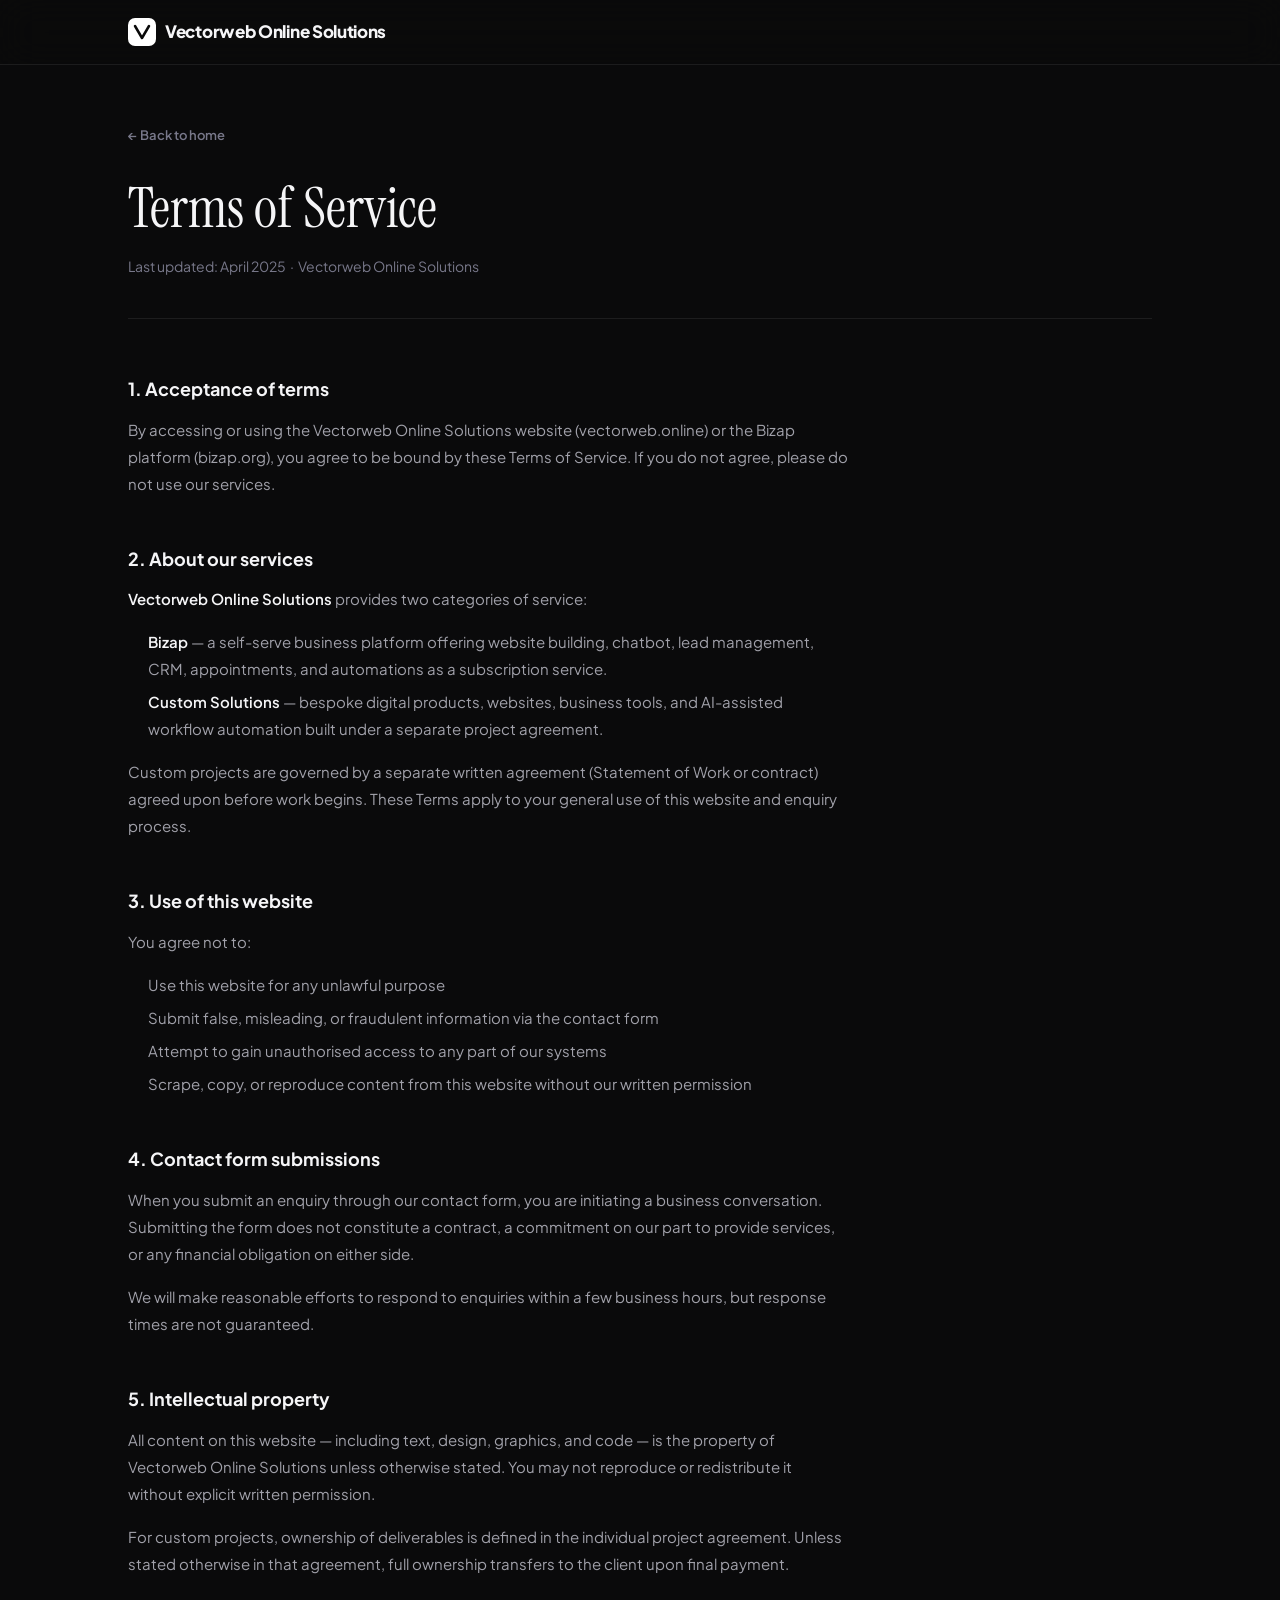
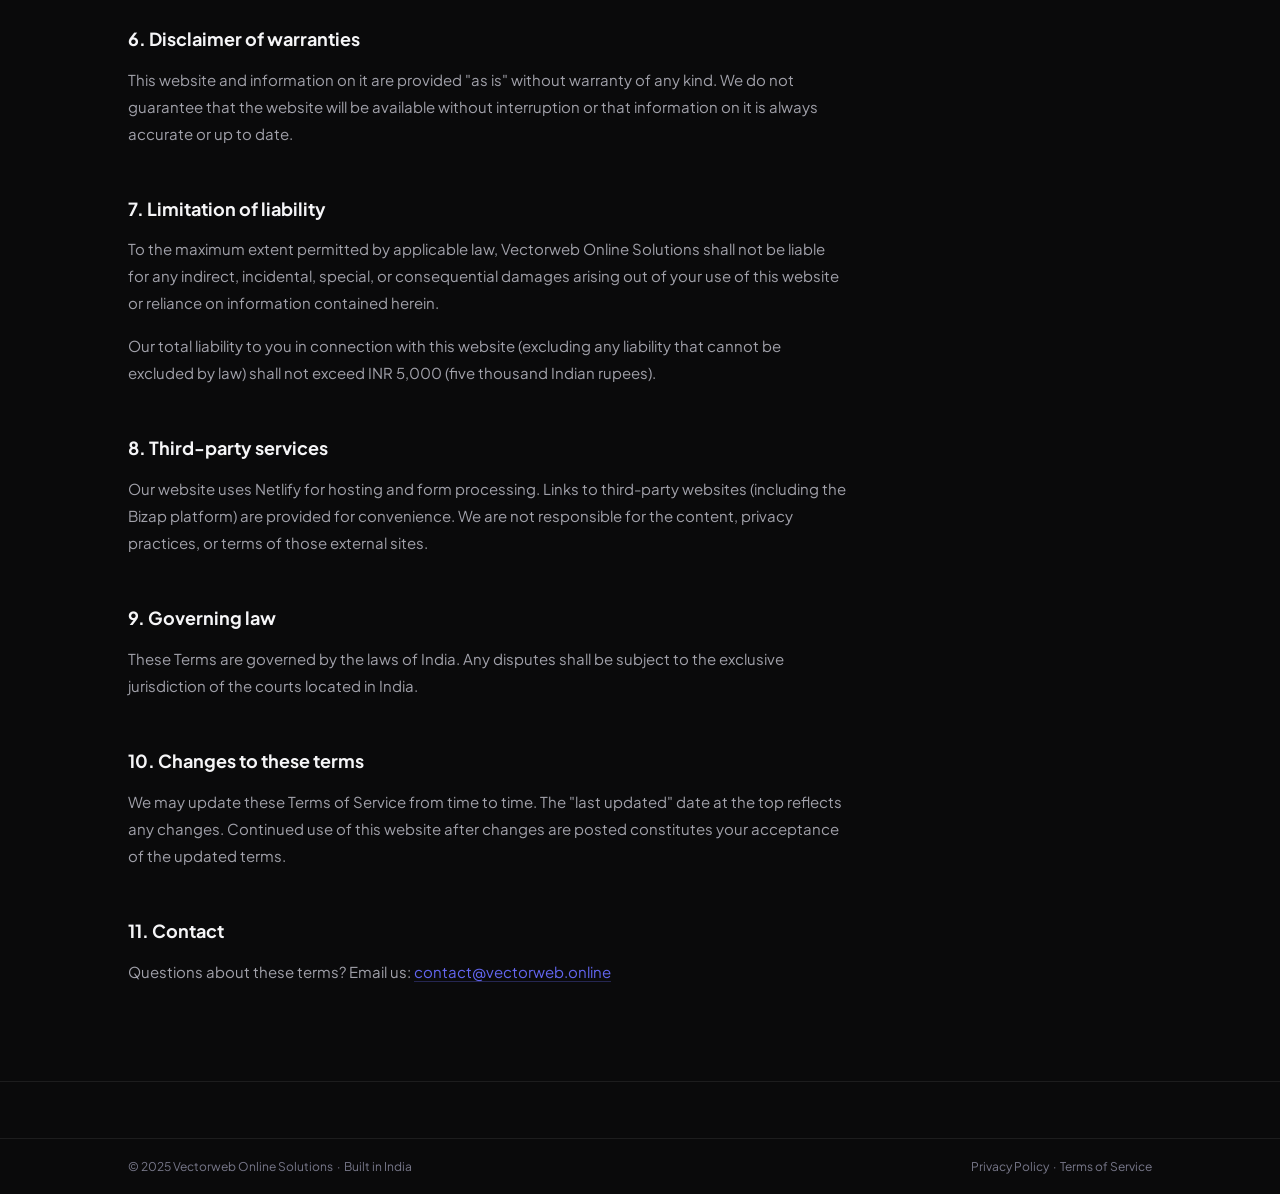
<file: tos.html>
<!DOCTYPE html>
<html lang="en">
<head>
  <meta charset="UTF-8" />
  <meta name="viewport" content="width=device-width, initial-scale=1.0" />
  <title>Terms of Service — Vectorweb Online Solutions</title>
  <meta name="description" content="Terms of Service for Vectorweb Online Solutions and Bizap." />
  <link rel="preconnect" href="https://fonts.googleapis.com" />
  <link rel="preconnect" href="https://fonts.gstatic.com" crossorigin />
  <link href="https://fonts.googleapis.com/css2?family=Instrument+Serif:ital@0;1&family=Plus+Jakarta+Sans:wght@400;500;600;700;800&display=swap" rel="stylesheet" />
  <link rel="stylesheet" href="styles.css" />
  <style>
    .legal-page { padding: 120px 0 80px; }
    .legal-header { margin-bottom: 56px; border-bottom: 1px solid var(--line); padding-bottom: 40px; }
    .legal-header .back-link {
      display: inline-flex; align-items: center; gap: 6px;
      font-size: 13px; font-weight: 600; color: var(--ink-3);
      margin-bottom: 32px; transition: color 0.15s;
    }
    .legal-header .back-link:hover { color: var(--ink-2); }
    .legal-header h1 {
      font-family: var(--serif); font-size: clamp(36px, 5vw, 56px);
      font-weight: 400; line-height: 1.1; color: var(--ink); margin-bottom: 16px;
    }
    .legal-header .legal-meta { font-size: 14px; color: var(--ink-3); }
    .legal-body { max-width: 720px; }
    .legal-body h2 {
      font-size: 18px; font-weight: 700; color: var(--ink);
      margin: 48px 0 12px;
    }
    .legal-body h2:first-child { margin-top: 0; }
    .legal-body p { font-size: 15px; color: var(--ink-2); line-height: 1.8; margin-bottom: 16px; }
    .legal-body ul { padding-left: 20px; margin-bottom: 16px; }
    .legal-body ul li { font-size: 15px; color: var(--ink-2); line-height: 1.8; margin-bottom: 6px; }
    .legal-body a { color: var(--indigo); border-bottom: 1px solid rgba(99,102,241,0.3); transition: color 0.15s; }
    .legal-body a:hover { color: #818cf8; }
    .legal-body strong { color: var(--ink); font-weight: 600; }
  </style>
</head>
<body>

  <nav class="nav scrolled" id="nav">
    <div class="nav-inner">
      <a href="index.html" class="logo">
        <svg class="logo-icon" width="28" height="28" viewBox="0 0 28 28" fill="none">
          <rect width="28" height="28" rx="7" fill="#fff"/>
          <path d="M7 8L14 20L21 8" stroke="#090909" stroke-width="2.5" stroke-linecap="round" stroke-linejoin="round"/>
        </svg>
        <span>Vectorweb Online Solutions</span>
      </a>
    </div>
  </nav>

  <main class="legal-page">
    <div class="container">

      <div class="legal-header">
        <a href="index.html" class="back-link">← Back to home</a>
        <h1>Terms of Service</h1>
        <p class="legal-meta">Last updated: April 2025 &nbsp;·&nbsp; Vectorweb Online Solutions</p>
      </div>

      <div class="legal-body">

        <h2>1. Acceptance of terms</h2>
        <p>
          By accessing or using the Vectorweb Online Solutions website (vectorweb.online) or the Bizap
          platform (bizap.org), you agree to be bound by these Terms of Service. If you do not
          agree, please do not use our services.
        </p>

        <h2>2. About our services</h2>
        <p>
          <strong>Vectorweb Online Solutions</strong> provides two categories of service:
        </p>
        <ul>
          <li>
            <strong>Bizap</strong> — a self-serve business platform offering website building,
            chatbot, lead management, CRM, appointments, and automations as a subscription service.
          </li>
          <li>
            <strong>Custom Solutions</strong> — bespoke digital products, websites, business tools,
            and AI-assisted workflow automation built under a separate project agreement.
          </li>
        </ul>
        <p>
          Custom projects are governed by a separate written agreement (Statement of Work or
          contract) agreed upon before work begins. These Terms apply to your general use of this
          website and enquiry process.
        </p>

        <h2>3. Use of this website</h2>
        <p>You agree not to:</p>
        <ul>
          <li>Use this website for any unlawful purpose</li>
          <li>Submit false, misleading, or fraudulent information via the contact form</li>
          <li>Attempt to gain unauthorised access to any part of our systems</li>
          <li>Scrape, copy, or reproduce content from this website without our written permission</li>
        </ul>

        <h2>4. Contact form submissions</h2>
        <p>
          When you submit an enquiry through our contact form, you are initiating a business
          conversation. Submitting the form does not constitute a contract, a commitment on our part
          to provide services, or any financial obligation on either side.
        </p>
        <p>
          We will make reasonable efforts to respond to enquiries within a few business hours, but
          response times are not guaranteed.
        </p>

        <h2>5. Intellectual property</h2>
        <p>
          All content on this website — including text, design, graphics, and code — is the
          property of Vectorweb Online Solutions unless otherwise stated. You may not reproduce or
          redistribute it without explicit written permission.
        </p>
        <p>
          For custom projects, ownership of deliverables is defined in the individual project
          agreement. Unless stated otherwise in that agreement, full ownership transfers to the
          client upon final payment.
        </p>

        <h2>6. Disclaimer of warranties</h2>
        <p>
          This website and information on it are provided "as is" without warranty of any kind.
          We do not guarantee that the website will be available without interruption or that
          information on it is always accurate or up to date.
        </p>

        <h2>7. Limitation of liability</h2>
        <p>
          To the maximum extent permitted by applicable law, Vectorweb Online Solutions shall not be
          liable for any indirect, incidental, special, or consequential damages arising out of
          your use of this website or reliance on information contained herein.
        </p>
        <p>
          Our total liability to you in connection with this website (excluding any liability that
          cannot be excluded by law) shall not exceed INR 5,000 (five thousand Indian rupees).
        </p>

        <h2>8. Third-party services</h2>
        <p>
          Our website uses Netlify for hosting and form processing. Links to third-party websites
          (including the Bizap platform) are provided for convenience. We are not responsible for
          the content, privacy practices, or terms of those external sites.
        </p>

        <h2>9. Governing law</h2>
        <p>
          These Terms are governed by the laws of India. Any disputes shall be subject to the
          exclusive jurisdiction of the courts located in India.
        </p>

        <h2>10. Changes to these terms</h2>
        <p>
          We may update these Terms of Service from time to time. The "last updated" date at the
          top reflects any changes. Continued use of this website after changes are posted
          constitutes your acceptance of the updated terms.
        </p>

        <h2>11. Contact</h2>
        <p>
          Questions about these terms? Email us:
          <a href="mailto:contact@vectorweb.online">contact@vectorweb.online</a>
        </p>

      </div>
    </div>
  </main>

  <footer class="footer">
    <div class="footer-bottom">
      <div class="container">
        <span>© 2025 Vectorweb Online Solutions &nbsp;·&nbsp; Built in India</span>
        <span>
          <a href="privacy-policy.html" class="footer-legal-link">Privacy Policy</a>
          &nbsp;·&nbsp;
          <a href="tos.html" class="footer-legal-link">Terms of Service</a>
        </span>
      </div>
    </div>
  </footer>

</body>
</html>
</file>
<file: styles.css>
/* ══════════════════════════════════════
   AGENTZY  ·  Professional redesign
   Inspired by Stripe / Linear / Liveblocks
   ══════════════════════════════════════ */

*, *::before, *::after { box-sizing: border-box; margin: 0; padding: 0; }

:root {
  /* Backgrounds */
  --bg:        #0A0A0B;
  --bg-raised: #111113;
  --bg-card:   #141416;
  --bg-dark:   #0D0D0F;

  /* Borders */
  --line:      rgba(255,255,255,0.08);
  --line-med:  rgba(255,255,255,0.12);

  /* Text */
  --ink:       #F5F5F7;
  --ink-2:     #A1A1AA;
  --ink-3:     #78788A;

  /* Accents */
  --orange:    #F97316;   /* Bizap */
  --orange-dk: #EA6A0A;
  --indigo:    #6366F1;   /* Agency */
  --indigo-dk: #4F52D9;
  --green:     #22C55E;

  /* Spacing */
  --r:    14px;
  --r-sm: 8px;

  --font: 'Plus Jakarta Sans', -apple-system, BlinkMacSystemFont, sans-serif;
  --serif: 'Instrument Serif', Georgia, serif;
}

html { scroll-behavior: smooth; }

body {
  background: var(--bg);
  color: var(--ink);
  font-family: var(--font);
  font-size: 17px;
  line-height: 1.6;
  -webkit-font-smoothing: antialiased;
  overflow-x: hidden;
}

a { color: inherit; text-decoration: none; }
ul { list-style: none; }

.container {
  max-width: 1080px;
  margin: 0 auto;
  padding: 0 28px;
}

/* ── Section rule ── */
.section-rule {
  border: none;
  border-top: 1px solid var(--line);
}

/* ── Eyebrows ── */
.eyebrow {
  display: inline-flex;
  align-items: center;
  gap: 8px;
  font-size: 12px;
  font-weight: 700;
  letter-spacing: 1.5px;
  text-transform: uppercase;
  margin-bottom: 20px;
}
.eyebrow::before {
  content: '';
  display: block;
  width: 16px; height: 2px;
  border-radius: 2px;
}
.eyebrow-orange { color: var(--orange); }
.eyebrow-orange::before { background: var(--orange); }
.eyebrow-indigo { color: var(--indigo); }
.eyebrow-indigo::before { background: var(--indigo); }
.eyebrow-default { color: var(--ink-2); }
.eyebrow-default::before { background: var(--ink-3); }

/* ── Typography ── */
.h2 {
  font-family: var(--serif);
  font-size: clamp(34px, 4vw, 54px);
  font-weight: 400;
  line-height: 1.1;
  letter-spacing: -0.5px;
  margin-bottom: 20px;
  color: var(--ink);
}
.h2 em { font-style: italic; }

.lead {
  font-size: 19px;
  color: var(--ink-2);
  line-height: 1.75;
  max-width: 560px;
  margin-bottom: 32px;
}
.highlight-green { color: var(--green); font-weight: 600; }

/* ── Buttons ── */
.btn-primary {
  display: inline-flex; align-items: center; gap: 8px;
  padding: 13px 24px;
  background: #fff; color: #0A0A0B;
  font-family: var(--font); font-size: 15px; font-weight: 700;
  border-radius: var(--r-sm); border: none; cursor: pointer;
  transition: opacity 0.15s, transform 0.15s;
}
.btn-primary:hover { opacity: 0.88; transform: translateY(-1px); }

.btn-orange {
  display: inline-flex; align-items: center; gap: 6px;
  padding: 12px 22px;
  background: var(--orange); color: #fff;
  font-family: var(--font); font-size: 14px; font-weight: 700;
  border-radius: var(--r-sm); border: none; cursor: pointer;
  transition: background 0.15s, transform 0.15s;
}
.btn-orange:hover { background: var(--orange-dk); transform: translateY(-1px); }

.btn-indigo {
  display: inline-flex; align-items: center; gap: 6px;
  padding: 12px 22px;
  background: var(--indigo); color: #fff;
  font-family: var(--font); font-size: 14px; font-weight: 700;
  border-radius: var(--r-sm); border: none; cursor: pointer;
  transition: background 0.15s, transform 0.15s;
}
.btn-indigo:hover { background: var(--indigo-dk); transform: translateY(-1px); }

.btn-text {
  font-size: 15px; font-weight: 600; color: var(--ink-2);
  transition: color 0.15s;
}
.btn-text:hover { color: var(--ink); }

/* ── NAV ── */
.nav {
  position: fixed; top: 0; left: 0; right: 0;
  z-index: 200;
  border-bottom: 1px solid transparent;
  transition: background 0.25s, border-color 0.25s;
}
.nav.scrolled {
  background: rgba(10,10,11,0.9);
  backdrop-filter: blur(20px) saturate(180%);
  border-bottom-color: var(--line);
}
.nav-inner {
  max-width: 1080px; margin: 0 auto; padding: 0 28px;
  height: 64px;
  display: flex; align-items: center;
}
.logo {
  display: flex; align-items: center; gap: 9px;
  font-family: var(--font); font-size: 17px; font-weight: 800; letter-spacing: -0.3px;
}
.logo-icon { flex-shrink: 0; }

.nav-links {
  display: flex; align-items: center; gap: 32px;
  margin-left: 48px;
}
.nav-links a {
  font-size: 14px; font-weight: 500; color: var(--ink-2);
  transition: color 0.15s;
}
.nav-links a:hover { color: var(--ink); }

.nav-ctas {
  display: flex; align-items: center; gap: 8px;
  margin-left: auto;
}
.btn-nav-ghost {
  padding: 8px 16px;
  font-size: 13px; font-weight: 600; color: var(--ink-2);
  border: 1px solid var(--line-med); border-radius: var(--r-sm);
  transition: color 0.15s, border-color 0.15s;
}
.btn-nav-ghost:hover { color: var(--ink); border-color: rgba(255,255,255,0.25); }
.btn-nav-solid {
  padding: 8px 16px;
  font-size: 13px; font-weight: 700; color: #0A0A0B;
  background: #fff; border-radius: var(--r-sm);
  transition: opacity 0.15s;
}
.btn-nav-solid:hover { opacity: 0.85; }

.hamburger {
  display: none; flex-direction: column; gap: 5px;
  background: none; border: none; cursor: pointer; padding: 4px;
  margin-left: auto;
}
.hamburger span { display: block; width: 22px; height: 2px; background: var(--ink); border-radius: 2px; transition: all 0.3s; }

.mobile-menu {
  display: none; flex-direction: column;
  padding: 12px 28px 24px;
  background: rgba(10,10,11,0.97);
  backdrop-filter: blur(20px);
  border-top: 1px solid var(--line);
}
.mobile-menu a {
  padding: 13px 0; font-size: 16px; font-weight: 500;
  color: var(--ink-2); border-bottom: 1px solid var(--line);
}
.mobile-menu.open { display: flex; }
.mob-btns { display: flex; flex-direction: column; gap: 10px; margin-top: 16px; }
.btn-full-ghost {
  padding: 12px; text-align: center;
  font-size: 14px; font-weight: 600; color: var(--ink-2);
  border: 1px solid var(--line-med); border-radius: var(--r-sm);
}
.btn-full-solid {
  padding: 12px; text-align: center;
  font-size: 14px; font-weight: 700; color: #0A0A0B;
  background: #fff; border-radius: var(--r-sm);
}

/* ── HERO ── */
.hero {
  padding: 140px 0 80px;
  border-bottom: 1px solid var(--line);
}
.hero-inner {
  max-width: 700px;
}
.hero-eyebrow {
  font-size: 12px; font-weight: 600; letter-spacing: 1.5px; text-transform: uppercase;
  color: var(--ink-3); margin-bottom: 28px;
}
.hero-h1 {
  font-family: var(--serif);
  font-size: clamp(44px, 6vw, 76px);
  font-weight: 400;
  line-height: 1.06;
  letter-spacing: -1px;
  color: var(--ink);
  margin-bottom: 24px;
}
.hero-h1 em { font-style: italic; color: var(--ink-2); }
.hero-p {
  font-size: 20px; color: var(--ink-2); line-height: 1.7;
  max-width: 540px; margin-bottom: 36px;
}
.hero-actions {
  display: flex; align-items: center; gap: 24px;
  margin-bottom: 48px; flex-wrap: wrap;
}
.hero-proof {
  display: flex; align-items: center; gap: 28px;
  flex-wrap: wrap;
}
.proof-item { display: flex; flex-direction: column; gap: 2px; }
.proof-val  { font-size: 20px; font-weight: 800; letter-spacing: -0.5px; color: var(--ink); }
.proof-label{ font-size: 12px; color: var(--ink-3); font-weight: 500; }
.proof-sep  { width: 1px; height: 30px; background: var(--line); }

/* ── SECTION SHELL ── */
.section { padding: 96px 0; }
.section-dark { background: var(--bg-dark); }

.section-intro {
  max-width: 640px;
  margin-bottom: 64px;
}

/* ── BIZAP FEATURES GRID ── */
.features-grid {
  display: grid;
  grid-template-columns: repeat(3, 1fr);
  grid-template-rows: auto auto;
  gap: 1px;
  background: var(--line);
  border: 1px solid var(--line);
  border-radius: var(--r);
  overflow: hidden;
  margin-bottom: 40px;
}

.feat-card {
  background: var(--bg-card);
  padding: 32px;
  display: flex;
  flex-direction: column;
  gap: 12px;
  transition: background 0.15s;
}
.feat-card:hover { background: var(--bg-raised); }

.feat-large {
  grid-column: 1 / 3;
  grid-row: 1;
}

.feat-label {
  font-size: 11px; font-weight: 700; letter-spacing: 1.5px; text-transform: uppercase;
  color: var(--orange);
}
.feat-card h3 {
  font-family: var(--serif);
  font-size: 22px; font-weight: 400; line-height: 1.25;
  color: var(--ink);
}
.feat-card p {
  font-size: 14px; color: var(--ink-2); line-height: 1.7;
}
.feat-list {
  display: flex; flex-direction: column; gap: 7px;
  margin-top: 4px;
}
.feat-list li {
  font-size: 13px; color: var(--ink-2);
  padding-left: 16px; position: relative;
}
.feat-list li::before {
  content: '→';
  position: absolute; left: 0;
  color: var(--orange); font-size: 10px; top: 2px;
}

/* Website mockup */
.feat-mockup { margin-top: auto; }
.feat-mockup-site {
  border: 1px solid var(--line); border-radius: 10px; overflow: hidden;
  background: var(--bg);
}
.fm-bar {
  display: flex; gap: 5px; padding: 10px 14px;
  background: var(--bg-raised); border-bottom: 1px solid var(--line);
}
.fm-bar span { width: 9px; height: 9px; border-radius: 50%; background: var(--line-med); }
.fm-bar span:first-child  { background: #ff5f57; }
.fm-bar span:nth-child(2) { background: #ffbc2e; }
.fm-bar span:nth-child(3) { background: #28c840; }
.fm-body {
  padding: 18px;
  display: grid; grid-template-columns: 1fr 1fr; gap: 16px;
  align-items: center;
}
.fm-hero-block {
  height: 80px;
  background: linear-gradient(135deg, rgba(249,115,22,0.2), rgba(99,102,241,0.15));
  border-radius: 8px;
}
.fm-lines { display: flex; flex-direction: column; gap: 8px; }
.fm-line { height: 8px; border-radius: 3px; background: var(--line-med); }
.fm-line.w80 { width: 80%; }
.fm-line.w60 { width: 60%; }
.fm-line.w40 { width: 40%; }
.fm-line.orange { background: rgba(249,115,22,0.4); height: 12px; }
.fm-btn { height: 28px; width: 80px; background: var(--orange); border-radius: 6px; margin-top: 4px; opacity: 0.85; }

/* Chat mockup */
.feat-chat {
  display: flex; flex-direction: column; gap: 8px;
  margin-top: 4px;
  padding: 14px;
  background: var(--bg); border-radius: 10px; border: 1px solid var(--line);
}
.fc-msg {
  padding: 8px 12px; border-radius: 10px;
  font-size: 12.5px; max-width: 85%;
}
.fc-user {
  background: var(--bg-raised); border: 1px solid var(--line);
  align-self: flex-end; color: var(--ink-2);
}
.fc-bot {
  background: rgba(249,115,22,0.1); border: 1px solid rgba(249,115,22,0.2);
  align-self: flex-start; color: var(--ink);
}
.fc-chips {
  display: flex; gap: 5px; flex-wrap: wrap;
}
.fc-chips span {
  padding: 5px 10px;
  background: rgba(99,102,241,0.1); border: 1px solid rgba(99,102,241,0.25);
  border-radius: 20px; font-size: 11.5px; font-weight: 600; color: #a5b4fc;
}

/* CRM mockup */
.feat-crm {
  border-radius: 8px; overflow: hidden;
  border: 1px solid var(--line);
  margin-top: 4px; font-size: 12.5px;
}
.fcrm-head {
  display: grid; grid-template-columns: 1.4fr 1fr 1fr;
  padding: 8px 12px;
  background: var(--bg); color: var(--ink-3);
  font-size: 11px; font-weight: 600; text-transform: uppercase; letter-spacing: 0.8px;
}
.fcrm-row {
  display: grid; grid-template-columns: 1.4fr 1fr 1fr;
  padding: 9px 12px;
  border-top: 1px solid var(--line);
  color: var(--ink-2); align-items: center;
}
.st {
  display: inline-block; padding: 2px 8px; border-radius: 100px;
  font-size: 10.5px; font-weight: 700;
}
.st-new    { background: rgba(34,197,94,0.1);  color: var(--green); border: 1px solid rgba(34,197,94,0.2); }
.st-follow { background: rgba(249,115,22,0.1); color: var(--orange); border: 1px solid rgba(249,115,22,0.2); }
.st-done   { background: rgba(255,255,255,0.04); color: var(--ink-3); border: 1px solid var(--line); }

/* Flow mockup */
.feat-flow {
  display: flex; flex-direction: column; align-items: flex-start; gap: 0;
  margin-top: 4px;
}
.ff-node {
  padding: 8px 14px; border-radius: 7px;
  font-size: 12.5px; font-weight: 600; width: 100%;
}
.ff-trigger {
  background: rgba(34,197,94,0.08); border: 1px solid rgba(34,197,94,0.2);
  color: var(--green);
}
.ff-action {
  background: rgba(99,102,241,0.08); border: 1px solid rgba(99,102,241,0.2);
  color: #a5b4fc;
}
.ff-arrow { color: var(--ink-3); font-size: 13px; padding: 4px 0 4px 16px; }

.feat-automation-list {
  display: flex; flex-direction: column; gap: 8px;
  margin-top: 4px; list-style: none; padding: 0;
}
.feat-automation-list li {
  display: flex; align-items: center; gap: 9px;
  font-size: 13px; font-weight: 500; color: var(--ink-2);
}
.fa-badge {
  display: inline-block; padding: 2px 8px;
  border-radius: 20px; font-size: 10.5px; font-weight: 700;
  letter-spacing: 0.02em; flex-shrink: 0;
}
.fa-live {
  background: rgba(34,197,94,0.12); color: #22c55e;
  border: 1px solid rgba(34,197,94,0.25);
}
.fa-soon {
  background: rgba(148,163,184,0.1); color: var(--ink-3);
  border: 1px solid rgba(148,163,184,0.2);
}

.feat-card-cta { display: flex; flex-direction: column; }
.feat-card-cta .btn-orange { width: fit-content; }

/* ── NO HOSTING BANNER ── */
.no-hosting-banner {
  display: flex; align-items: center; gap: 16px;
  padding: 20px 24px;
  background: rgba(34,197,94,0.05);
  border: 1px solid rgba(34,197,94,0.15);
  border-radius: var(--r);
  flex-wrap: wrap;
}
.nhb-icon { flex-shrink: 0; }
.nhb-text {
  flex: 1; font-size: 14px; color: var(--ink-2); line-height: 1.6;
}
.nhb-text strong { color: var(--ink); font-weight: 700; }

/* ── SERVICES LIST ── */
.services-list {
  border: 1px solid var(--line);
  border-radius: var(--r);
  overflow: hidden;
  margin-bottom: 48px;
}
.service-row {
  display: grid;
  grid-template-columns: 48px 1fr auto;
  gap: 28px;
  padding: 32px;
  border-bottom: 1px solid var(--line);
  align-items: start;
  background: var(--bg-card);
  transition: background 0.15s;
}
.service-row:last-child { border-bottom: none; }
.service-row:hover { background: var(--bg-raised); }
.sr-highlight { background: rgba(99,102,241,0.04); }

.sr-num {
  font-family: var(--serif); font-size: 18px; font-style: italic;
  color: var(--ink-3); padding-top: 2px;
}
.sr-content h3 {
  font-size: 17px; font-weight: 700; color: var(--ink); margin-bottom: 8px;
}
.sr-content p { font-size: 14px; color: var(--ink-2); line-height: 1.7; }
.sr-tags {
  display: flex; flex-direction: column; gap: 5px; align-items: flex-end;
  min-width: 160px; padding-top: 2px;
}
.sr-tags span {
  font-size: 11px; font-weight: 600; color: var(--ink-3);
  white-space: nowrap;
}

/* ── HOW IT WORKS ── */
.how-it-works {
  padding: 40px;
  background: var(--bg-card);
  border: 1px solid var(--line);
  border-radius: var(--r);
}
.hiw-title {
  font-family: var(--serif); font-size: 22px; font-weight: 400;
  color: var(--ink); margin-bottom: 32px;
}
.hiw-steps {
  display: flex; align-items: flex-start;
  gap: 0; margin-bottom: 32px;
}
.hiw-step {
  flex: 1; display: flex; flex-direction: column; align-items: center;
  gap: 12px; text-align: center;
}
.hiw-n {
  width: 32px; height: 32px;
  background: var(--bg-raised); border: 1px solid var(--line-med);
  border-radius: 50%;
  display: flex; align-items: center; justify-content: center;
  font-size: 13px; font-weight: 700; color: var(--ink-2);
  flex-shrink: 0;
}
.hiw-step strong { font-size: 14px; font-weight: 700; color: var(--ink); }
.hiw-step p { font-size: 13px; color: var(--ink-2); line-height: 1.6; max-width: 160px; }
.hiw-connector {
  flex-shrink: 0; width: 48px; height: 1px;
  background: var(--line-med); margin-top: 15px;
}

/* ── CONTACT ── */
.contact-grid {
  display: grid; grid-template-columns: 1fr 1fr;
  gap: 60px; align-items: start;
}

.contact-left {}
.cta-block {
  padding: 28px;
  border-radius: var(--r); border: 1px solid var(--line);
  margin-bottom: 20px;
}
.cta-bizap  { border-color: rgba(249,115,22,0.2); background: rgba(249,115,22,0.03); }
.cta-agency { border-color: rgba(99,102,241,0.2); background: rgba(99,102,241,0.03); }

.ctab-label {
  font-size: 11px; font-weight: 700; letter-spacing: 1.5px; text-transform: uppercase;
  color: var(--ink-3); margin-bottom: 10px;
}
.cta-bizap  .ctab-label { color: var(--orange); }
.cta-agency .ctab-label { color: var(--indigo); }

.cta-block h4 {
  font-size: 16px; font-weight: 700; color: var(--ink); margin-bottom: 8px;
}
.cta-block p {
  font-size: 14px; color: var(--ink-2); line-height: 1.7; margin-bottom: 16px;
}
.contact-email-link {
  display: inline-block;
  font-size: 15px; font-weight: 600; color: var(--indigo);
  border-bottom: 1px solid rgba(99,102,241,0.3);
  padding-bottom: 1px;
  transition: color 0.15s;
}
.contact-email-link:hover { color: #818cf8; }
.ctab-note {
  display: block; margin-top: 12px;
  font-size: 12px; color: var(--ink-3);
}

/* Contact form */
.contact-form {
  background: var(--bg-card);
  border: 1px solid var(--line);
  border-radius: var(--r);
  padding: 36px;
}
.contact-form h3 {
  font-family: var(--serif); font-size: 22px; font-weight: 400;
  color: var(--ink); margin-bottom: 4px;
}
.form-sub {
  font-size: 14px; color: var(--ink-2); margin-bottom: 28px;
}

.field { margin-bottom: 16px; }
.field label {
  display: block; font-size: 13px; font-weight: 600;
  color: var(--ink-2); margin-bottom: 6px;
}
.field input,
.field select,
.field textarea {
  width: 100%; padding: 11px 14px;
  background: var(--bg-raised);
  border: 1px solid var(--line-med);
  border-radius: var(--r-sm);
  color: var(--ink);
  font-family: var(--font); font-size: 14px;
  outline: none; transition: border-color 0.15s;
  appearance: none;
}
.field input::placeholder,
.field textarea::placeholder { color: var(--ink-3); }
.field input:focus,
.field select:focus,
.field textarea:focus { border-color: rgba(255,255,255,0.3); }
.field select { cursor: pointer; color: var(--ink-2); }
.field textarea { resize: vertical; }

.btn-submit {
  width: 100%; padding: 13px;
  background: var(--ink); color: var(--bg);
  font-family: var(--font); font-size: 15px; font-weight: 700;
  border: none; border-radius: var(--r-sm); cursor: pointer;
  transition: opacity 0.15s;
}
.btn-submit:hover { opacity: 0.85; }
.form-note { margin-top: 10px; font-size: 12px; color: var(--ink-3); text-align: center; }

.field-optional { font-size: 11px; font-weight: 400; color: var(--ink-3); }

.field-consent { margin-bottom: 20px; }
.consent-label {
  display: flex; align-items: flex-start; gap: 10px;
  cursor: pointer; font-size: 13px; color: var(--ink-2);
}
.consent-label input[type="checkbox"] {
  width: 16px; height: 16px; margin-top: 2px; flex-shrink: 0;
  accent-color: var(--indigo); cursor: pointer;
}
.form-link { color: var(--indigo); border-bottom: 1px solid rgba(99,102,241,0.3); transition: color 0.15s; }
.form-link:hover { color: #818cf8; }

.footer-legal-link { color: var(--ink-3); transition: color 0.15s; }
.footer-legal-link:hover { color: var(--ink-2); }

.form-success { padding: 40px 16px; text-align: center; }
.form-success .fs-icon { font-size: 40px; margin-bottom: 14px; }
.form-success h3 { font-size: 20px; font-weight: 700; margin-bottom: 8px; }
.form-success p  { font-size: 14px; color: var(--ink-2); }

/* ── FOOTER ── */
.footer { border-top: 1px solid var(--line); padding-top: 56px; }
.footer-inner {
  display: grid; grid-template-columns: 280px 1fr;
  gap: 60px; padding-bottom: 48px;
}
.footer-left .logo { margin-bottom: 14px; }
.footer-logo { font-size: 16px; }
.footer-left p { font-size: 14px; color: var(--ink-2); line-height: 1.7; margin-bottom: 12px; }
.footer-email {
  font-size: 13px; font-weight: 600; color: var(--ink-2);
  border-bottom: 1px solid var(--line-med); padding-bottom: 1px;
  transition: color 0.15s;
}
.footer-email:hover { color: var(--ink); }

.footer-nav { display: grid; grid-template-columns: repeat(4, 1fr); gap: 32px; }
.fn-col { display: flex; flex-direction: column; gap: 10px; }
.fn-col > span {
  font-size: 11px; font-weight: 700; letter-spacing: 1.5px; text-transform: uppercase;
  color: var(--ink-3); margin-bottom: 4px;
}
.fn-col a { font-size: 13px; color: var(--ink-2); transition: color 0.15s; }
.fn-col a:hover { color: var(--ink); }

.footer-bottom {
  border-top: 1px solid var(--line); padding: 18px 28px;
}
.footer-bottom .container {
  display: flex; align-items: center; justify-content: space-between;
}
.footer-bottom span { font-size: 12px; color: var(--ink-3); }

/* ── RESPONSIVE ── */
@media (max-width: 860px) {
  .nav-inner {
    height: auto;
    flex-wrap: wrap;
    padding: 12px 20px 0;
  }
  .nav-links {
    display: flex;
    justify-content: space-around;
    width: 100%;
    margin-left: 0;
    gap: 0;
    padding: 10px 0;
    border-top: 1px solid var(--line);
    margin-top: 10px;
  }
  .nav-links a { font-size: 13px; font-weight: 600; }
  .nav-ctas  { display: none; }
  .hamburger { display: none; }

  .hero { padding: 130px 0 60px; }

  .features-grid { grid-template-columns: 1fr; }
  .feat-large { grid-column: 1; grid-row: auto; }

  .service-row { grid-template-columns: 36px 1fr; gap: 16px; }
  .sr-tags { display: none; }

  .hiw-steps { flex-direction: column; align-items: flex-start; gap: 16px; }
  .hiw-step  { flex-direction: row; text-align: left; }
  .hiw-step p { max-width: none; }
  .hiw-connector { width: 1px; height: 16px; margin: 0 0 0 15px; }

  .contact-grid { grid-template-columns: 1fr; gap: 40px; }

  .footer-inner { grid-template-columns: 1fr; gap: 40px; }
  .footer-nav   { grid-template-columns: repeat(2, 1fr); }

  .fm-body { grid-template-columns: 1fr; }
  .fm-hero-block { height: 48px; }
}

@media (max-width: 580px) {
  .hero-h1 { font-size: 40px; letter-spacing: -0.5px; }
  .h2 { font-size: 32px; }
  .hero-p { font-size: 18px; }
  .lead  { font-size: 17px; }
  .nav-links { gap: 14px; }
  .nav-links a { font-size: 12px; }
  .footer-nav { grid-template-columns: 1fr; }
  .hiw-steps { flex-direction: column; }
  .no-hosting-banner { flex-direction: column; }
}
</file>
